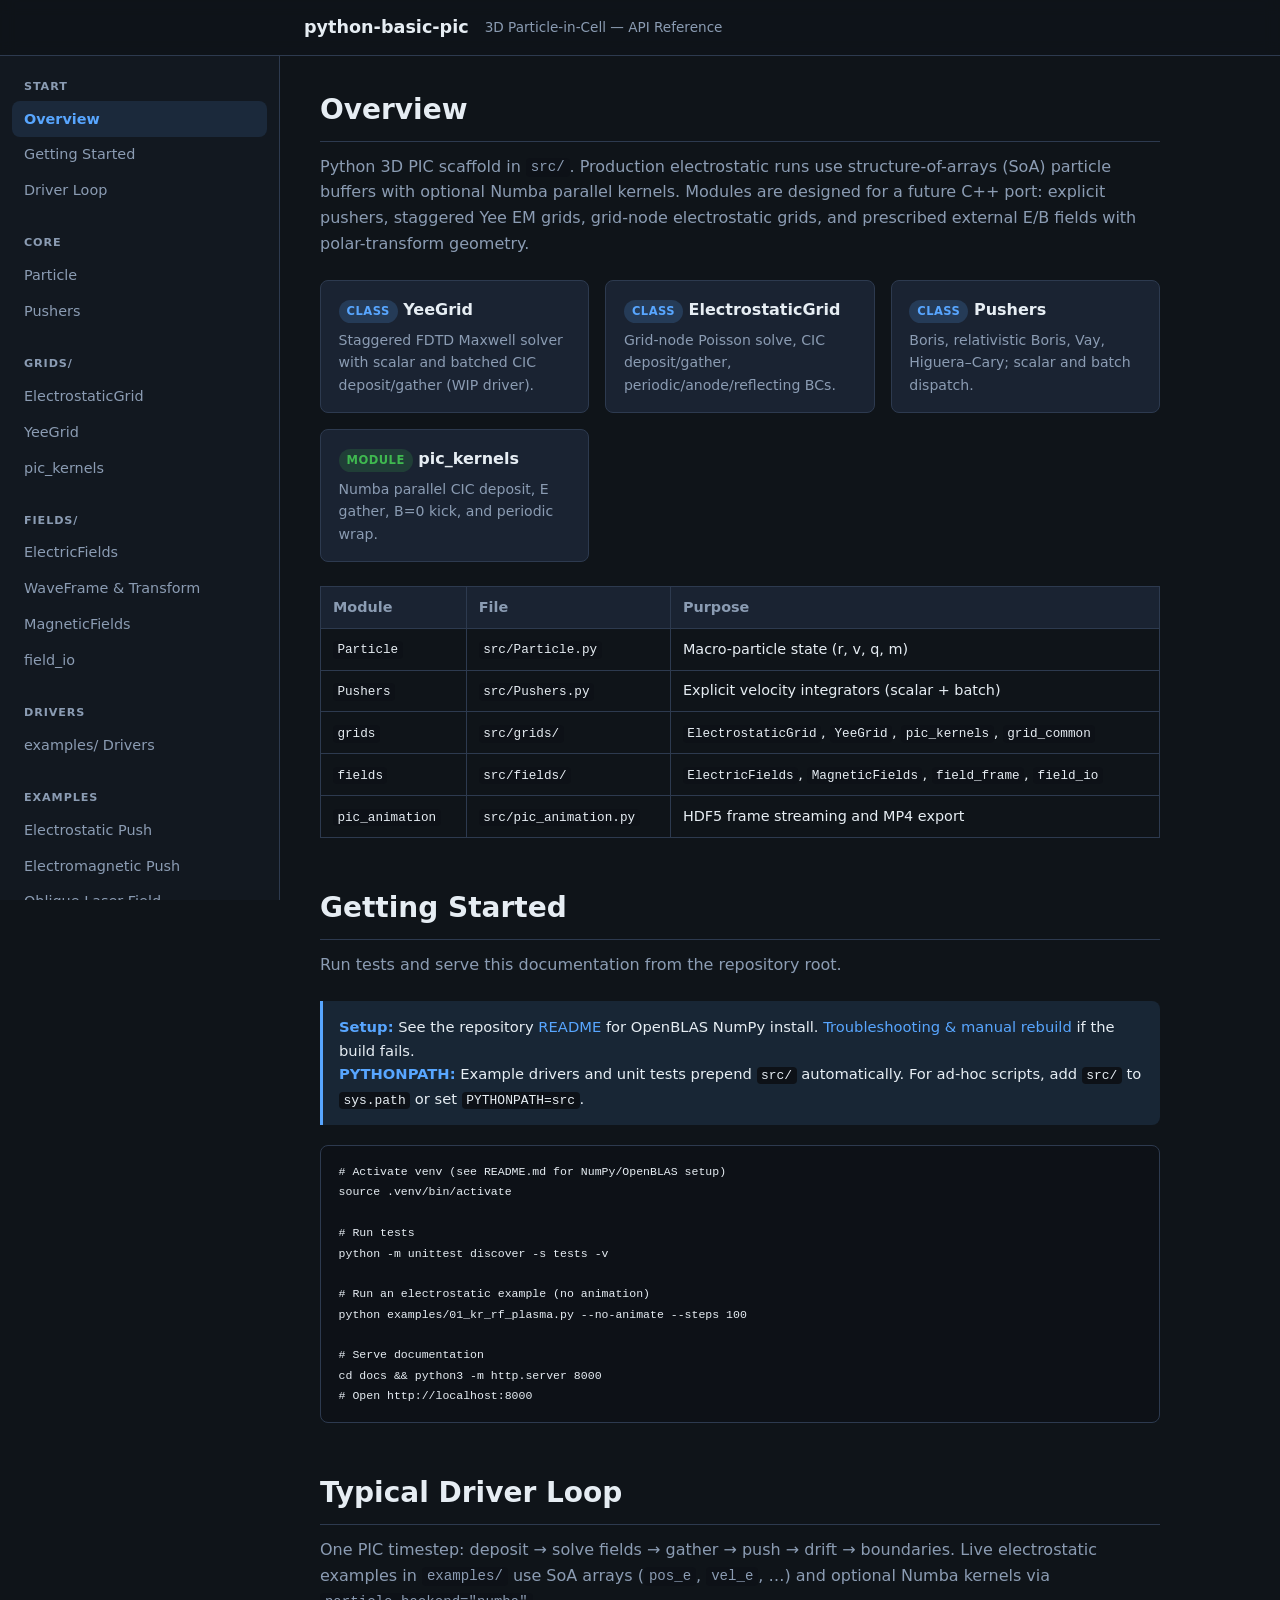
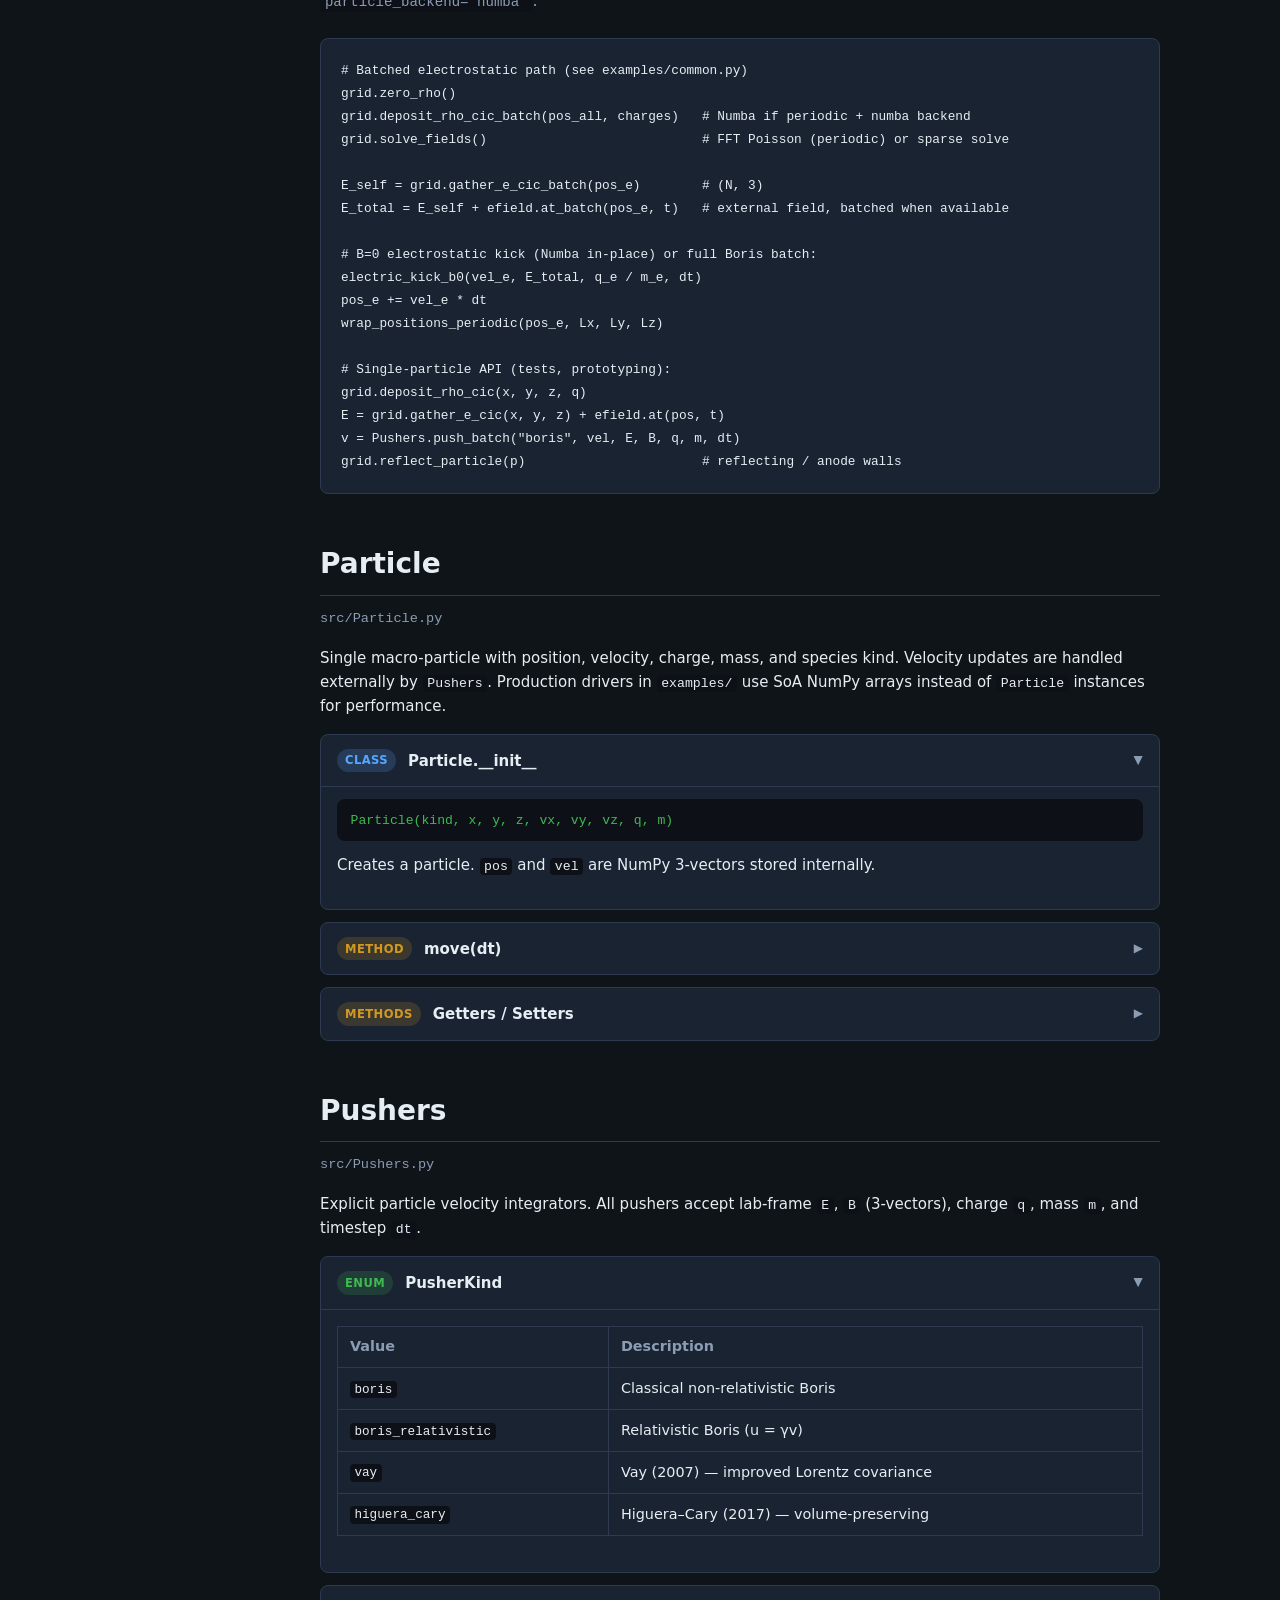
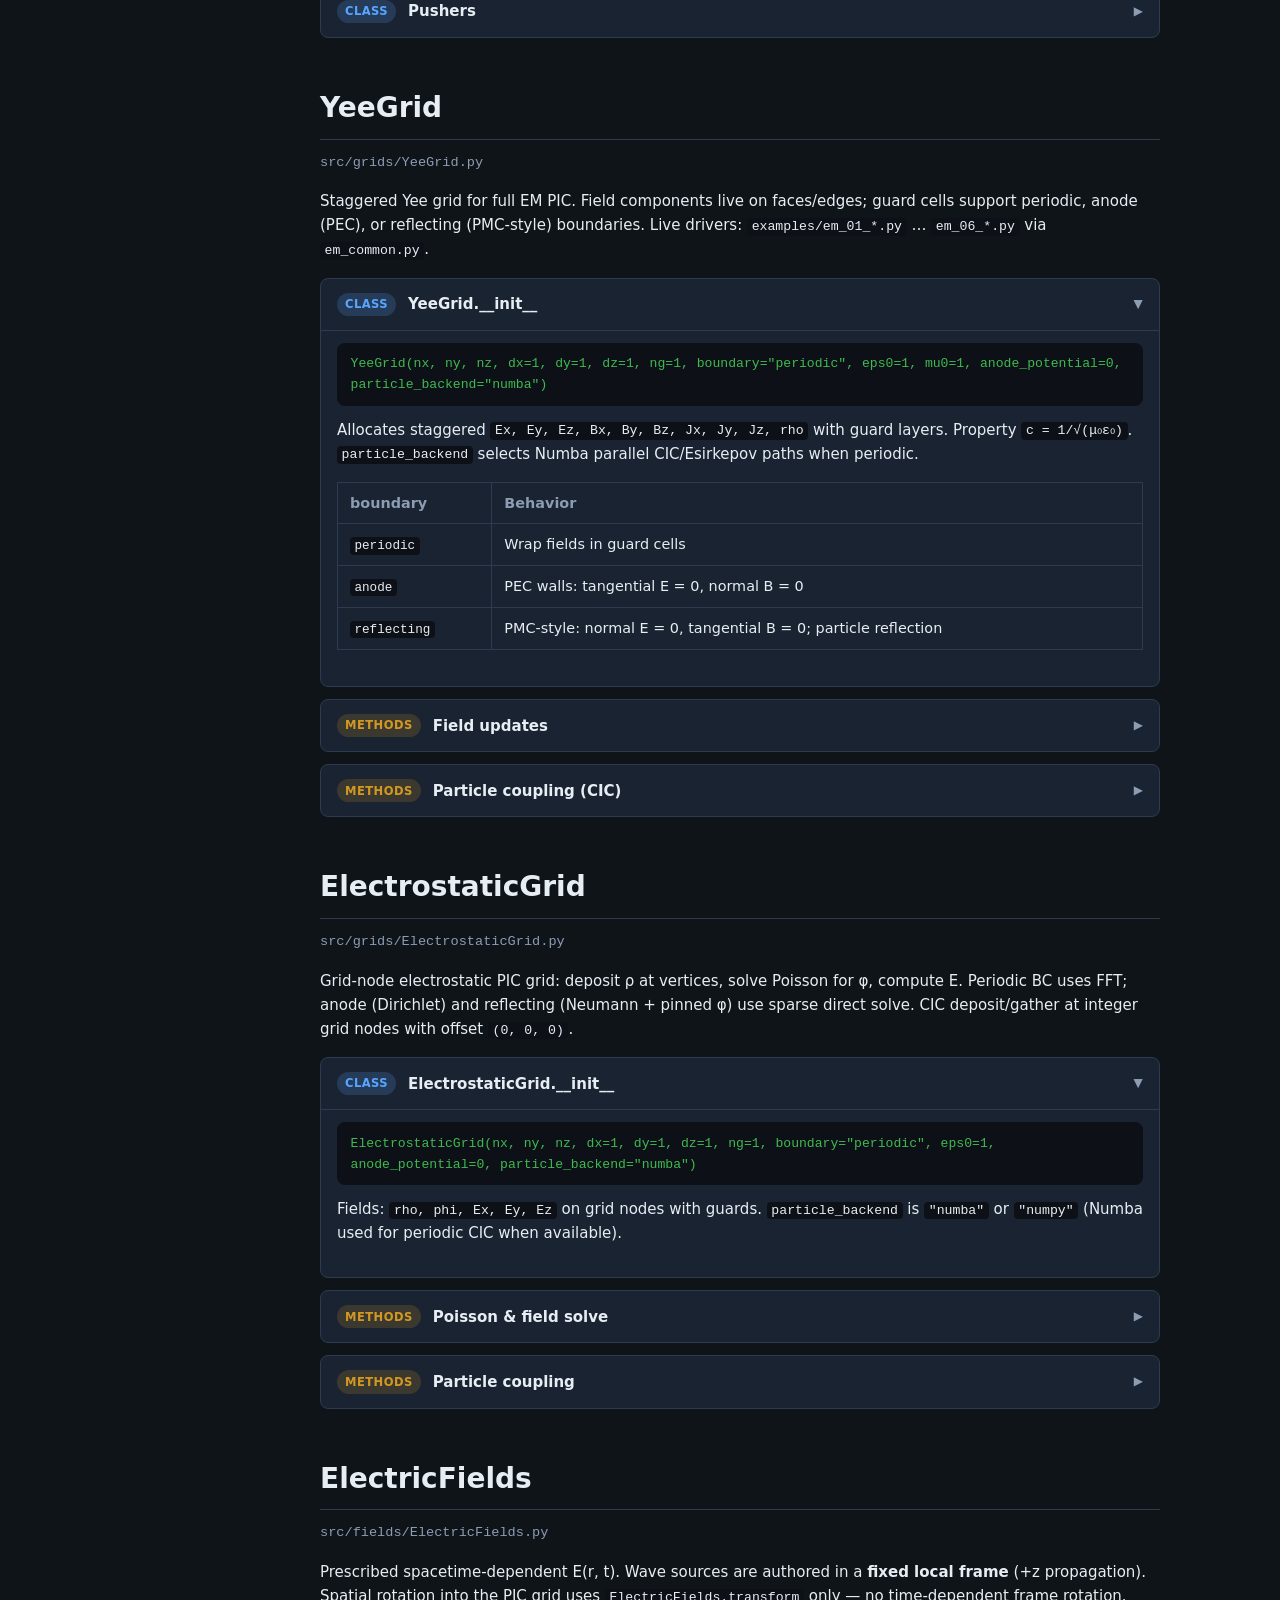
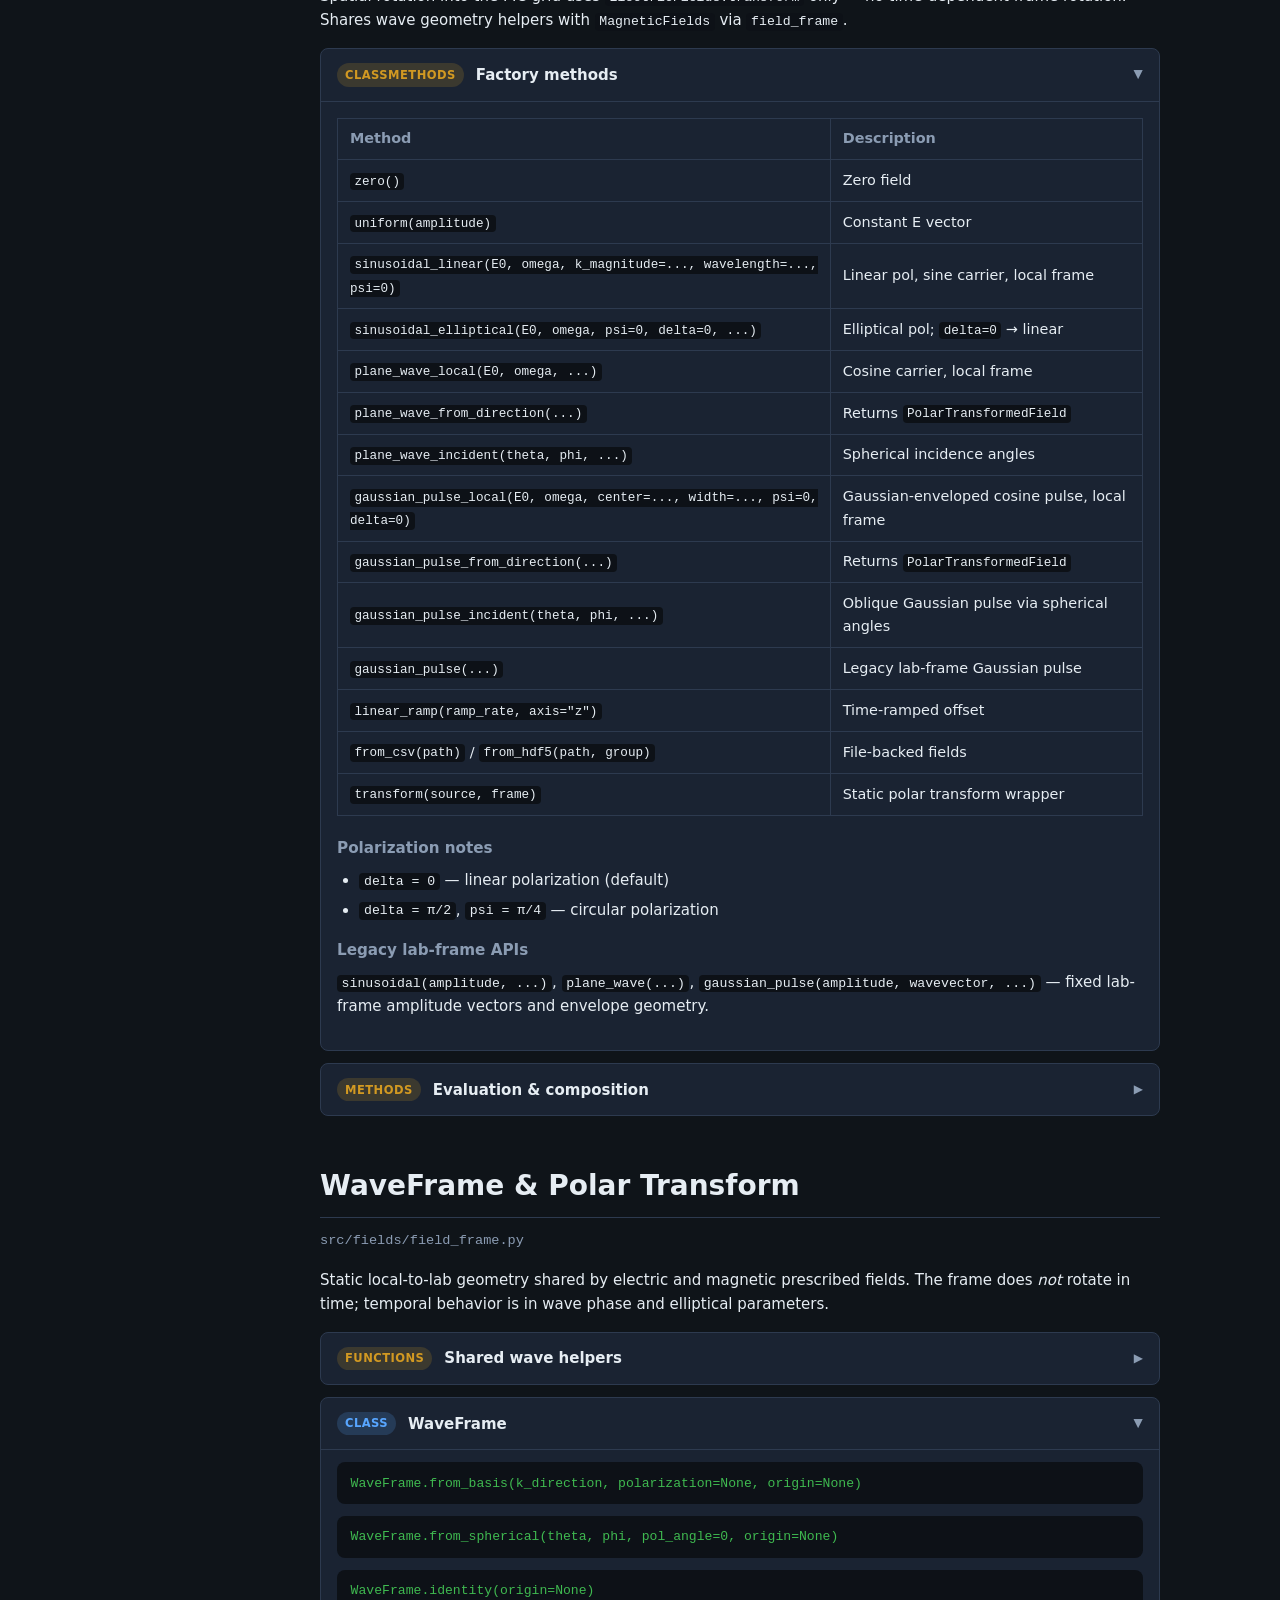
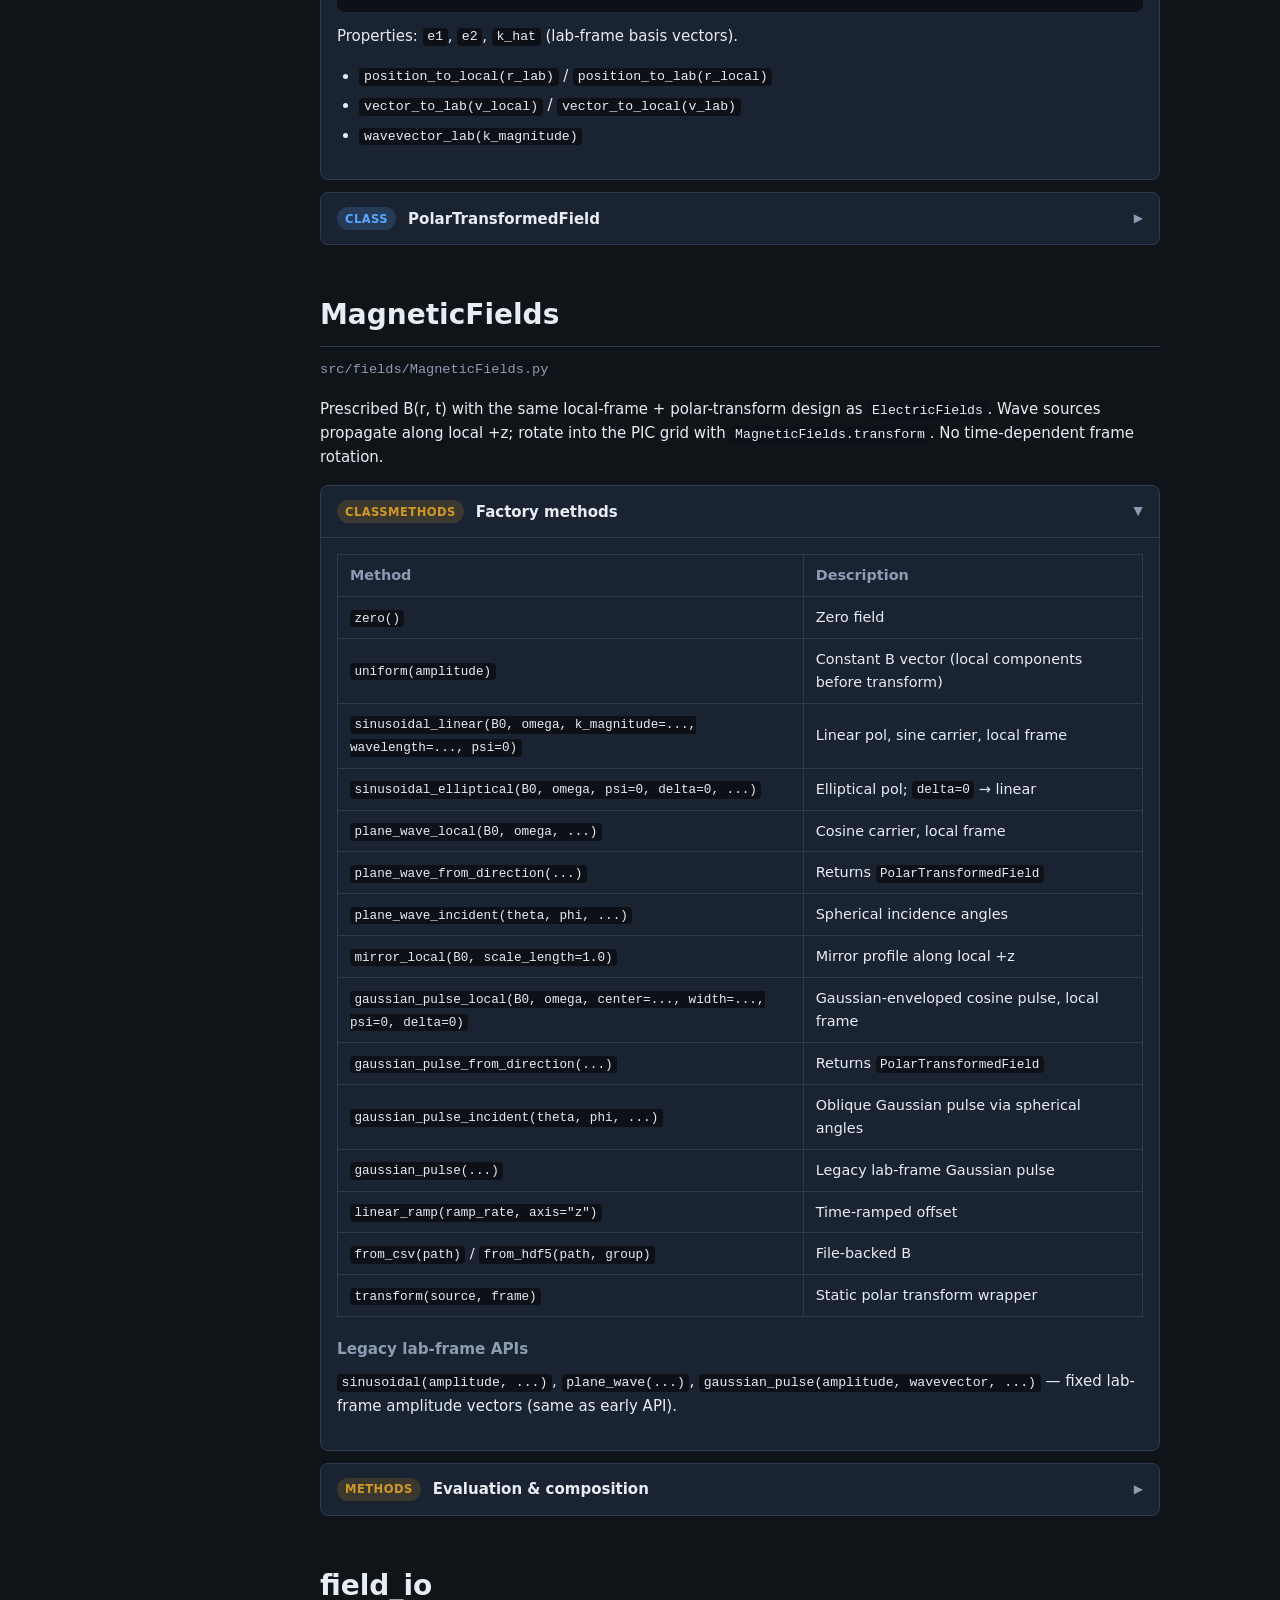
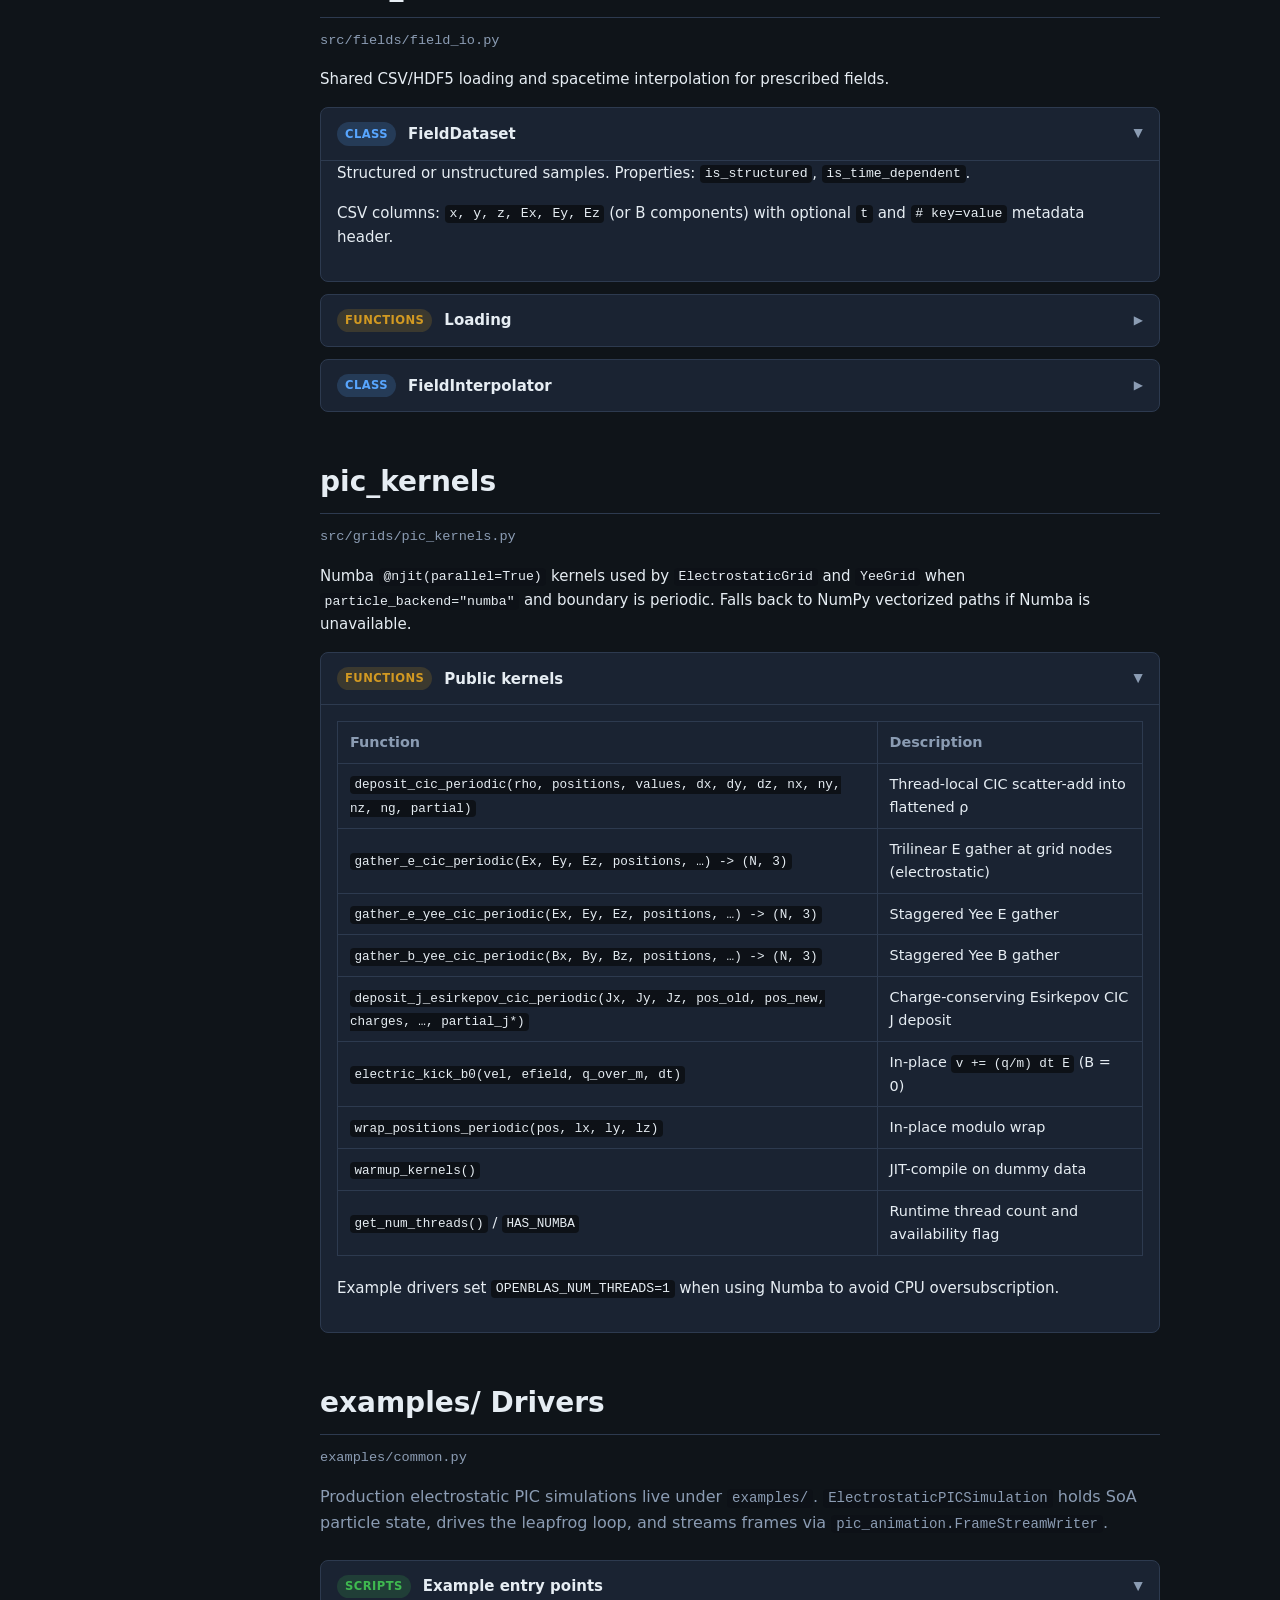
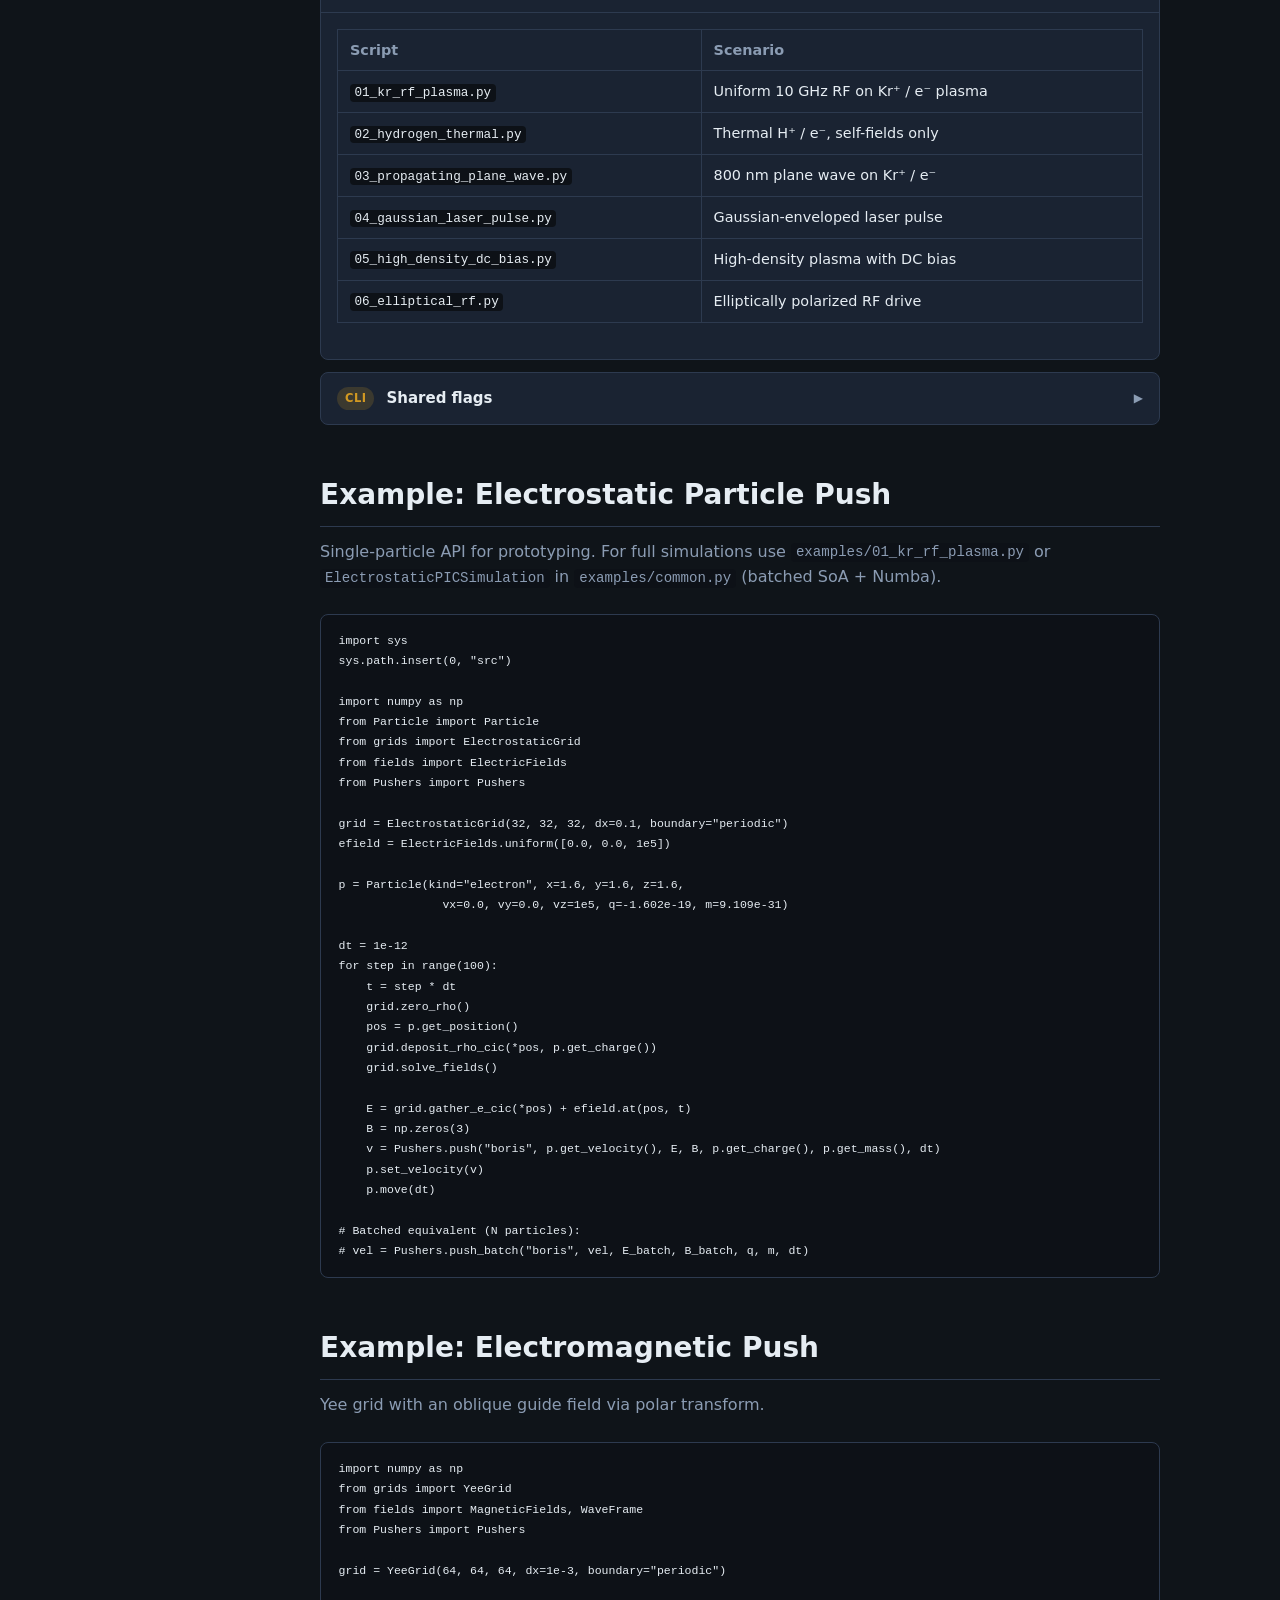
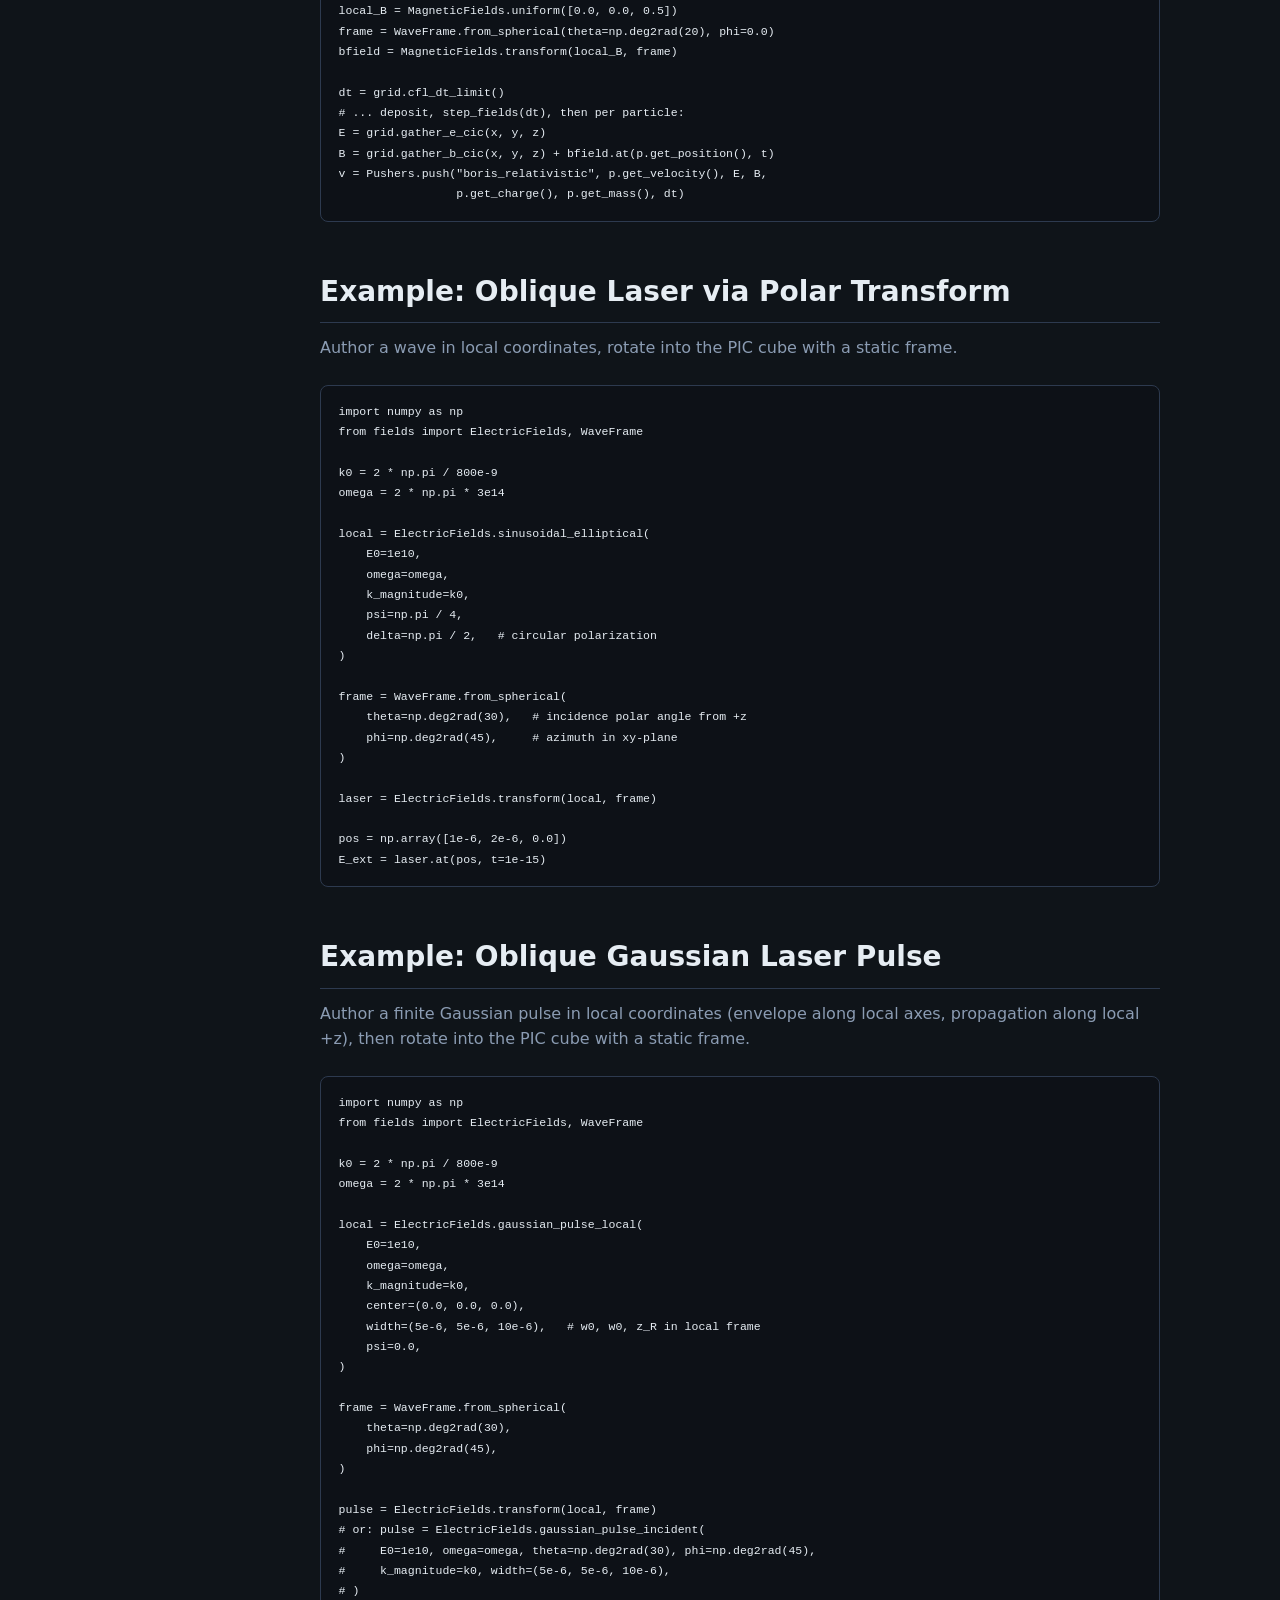
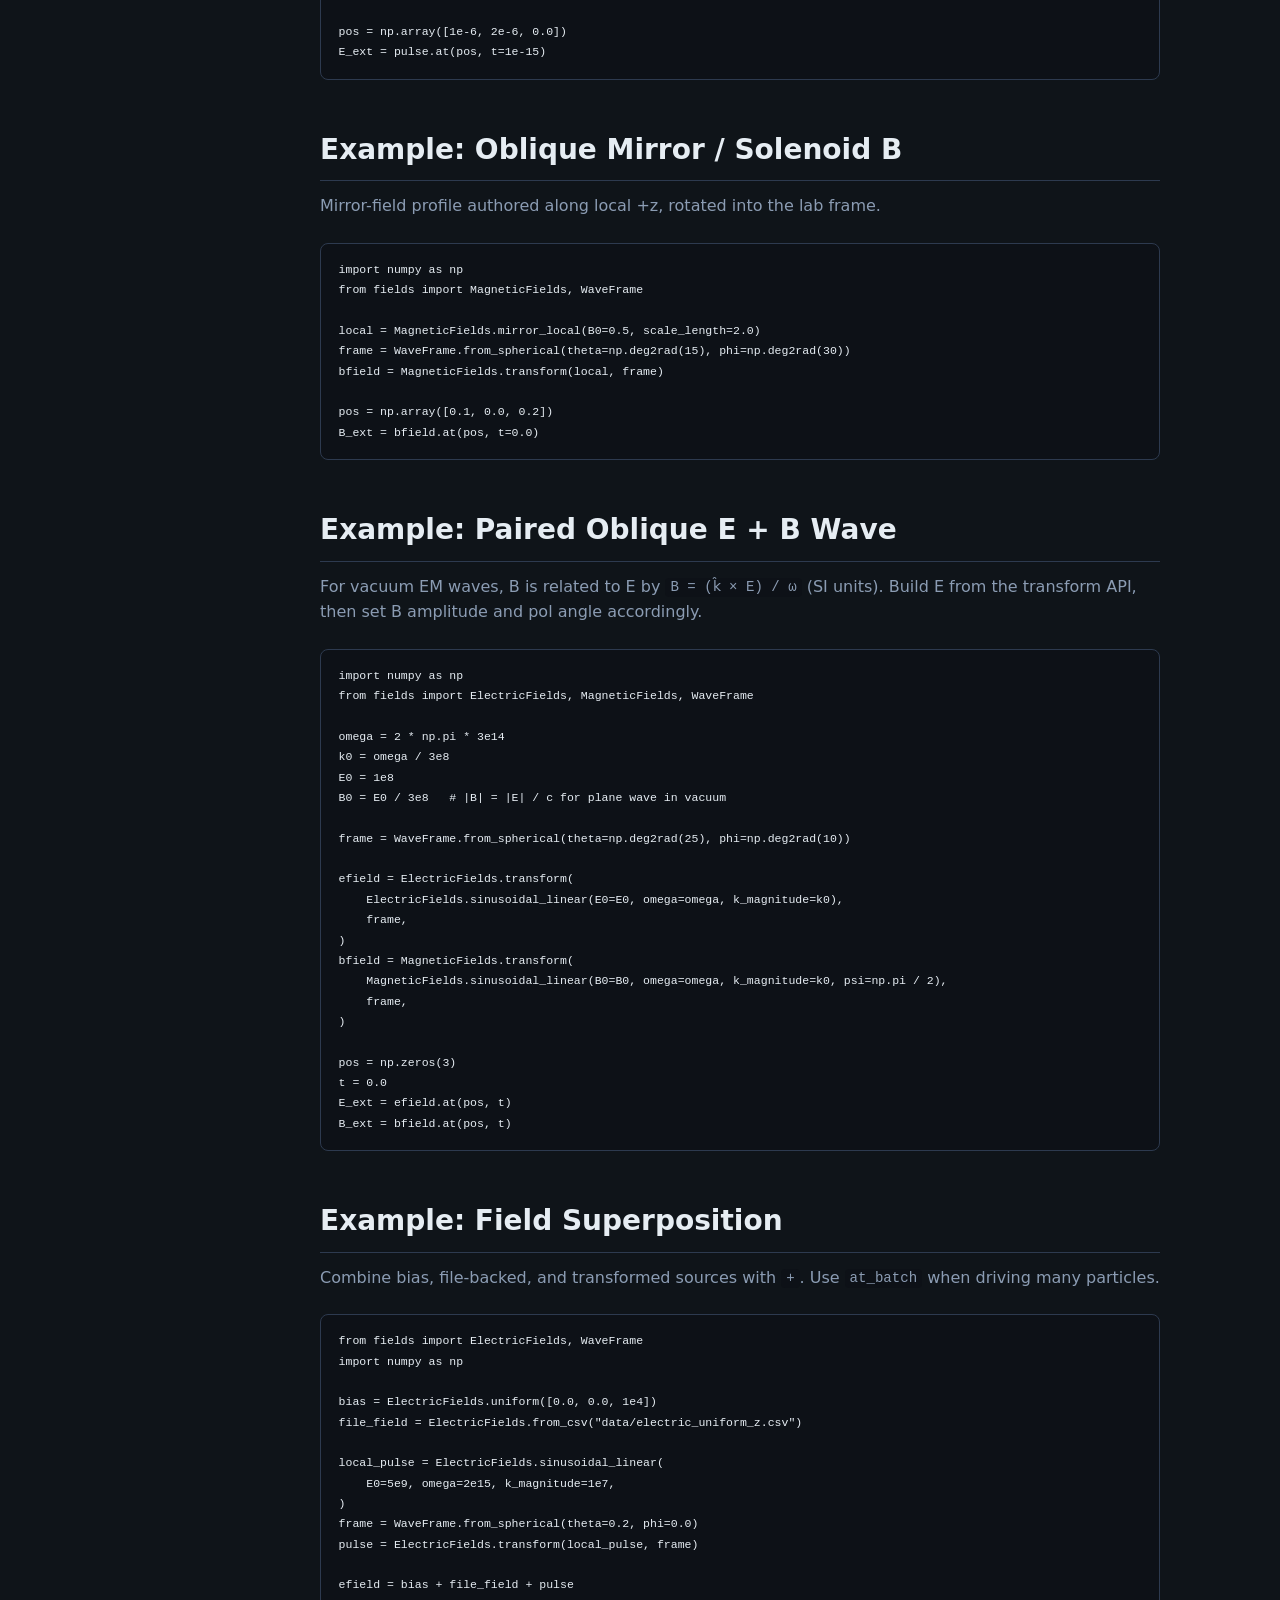
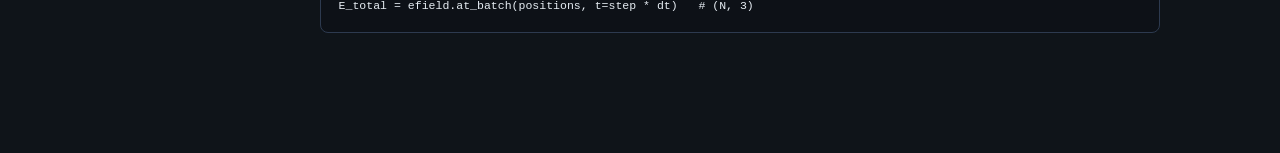
<file: docs/index.html>
<!DOCTYPE html>
<html lang="en">
<head>
  <meta charset="utf-8">
  <meta name="viewport" content="width=device-width, initial-scale=1">
  <title>python-basic-pic API Reference</title>
  <link rel="stylesheet" href="css/style.css">
</head>
<body>
  <header class="site-header">
    <h1>python-basic-pic</h1>
    <span class="subtitle">3D Particle-in-Cell — API Reference</span>
  </header>

  <div class="layout">
    <aside class="sidebar">
      <nav>
        <div class="nav-group">
          <div class="nav-group-title">Start</div>
          <a href="#overview">Overview</a>
          <a href="#getting-started">Getting Started</a>
          <a href="#driver-loop">Driver Loop</a>
        </div>
        <div class="nav-group">
          <div class="nav-group-title">Core</div>
          <a href="#particle">Particle</a>
          <a href="#pushers">Pushers</a>
        </div>
        <div class="nav-group">
          <div class="nav-group-title">grids/</div>
          <a href="#electrostatic-grid">ElectrostaticGrid</a>
          <a href="#yee-grid">YeeGrid</a>
          <a href="#pic-kernels">pic_kernels</a>
        </div>
        <div class="nav-group">
          <div class="nav-group-title">fields/</div>
          <a href="#electric-fields">ElectricFields</a>
          <a href="#field-frame">WaveFrame &amp; Transform</a>
          <a href="#magnetic-fields">MagneticFields</a>
          <a href="#field-io">field_io</a>
        </div>
        <div class="nav-group">
          <div class="nav-group-title">Drivers</div>
          <a href="#example-drivers">examples/ Drivers</a>
        </div>
        <div class="nav-group">
          <div class="nav-group-title">Examples</div>
          <a href="#example-es">Electrostatic Push</a>
          <a href="#example-em">Electromagnetic Push</a>
          <a href="#example-laser">Oblique Laser Field</a>
          <a href="#example-gaussian-pulse">Oblique Gaussian Pulse</a>
          <a href="#example-oblique-b">Oblique B Field</a>
          <a href="#example-paired-wave">Paired E+B Wave</a>
          <a href="#example-superposition">Field Superposition</a>
        </div>
      </nav>
    </aside>

    <main class="content">

      <!-- OVERVIEW -->
      <section id="overview">
        <h2>Overview</h2>
        <p class="lead">
          Python 3D PIC scaffold in <code>src/</code>. Production electrostatic runs use
          structure-of-arrays (SoA) particle buffers with optional Numba parallel kernels.
          Modules are designed for a future C++ port: explicit pushers, staggered Yee EM grids,
          grid-node electrostatic grids, and prescribed external E/B fields with polar-transform geometry.
        </p>
        <div class="card-grid">
          <div class="card">
            <h3><span class="tag tag-class">Class</span> YeeGrid</h3>
            <p>Staggered FDTD Maxwell solver with scalar and batched CIC deposit/gather (WIP driver).</p>
          </div>
          <div class="card">
            <h3><span class="tag tag-class">Class</span> ElectrostaticGrid</h3>
            <p>Grid-node Poisson solve, CIC deposit/gather, periodic/anode/reflecting BCs.</p>
          </div>
          <div class="card">
            <h3><span class="tag tag-class">Class</span> Pushers</h3>
            <p>Boris, relativistic Boris, Vay, Higuera–Cary; scalar and batch dispatch.</p>
          </div>
          <div class="card">
            <h3><span class="tag tag-module">Module</span> pic_kernels</h3>
            <p>Numba parallel CIC deposit, E gather, B=0 kick, and periodic wrap.</p>
          </div>
        </div>
        <table>
          <thead>
            <tr><th>Module</th><th>File</th><th>Purpose</th></tr>
          </thead>
          <tbody>
            <tr><td><code>Particle</code></td><td><code>src/Particle.py</code></td><td>Macro-particle state (r, v, q, m)</td></tr>
            <tr><td><code>Pushers</code></td><td><code>src/Pushers.py</code></td><td>Explicit velocity integrators (scalar + batch)</td></tr>
            <tr><td><code>grids</code></td><td><code>src/grids/</code></td><td><code>ElectrostaticGrid</code>, <code>YeeGrid</code>, <code>pic_kernels</code>, <code>grid_common</code></td></tr>
            <tr><td><code>fields</code></td><td><code>src/fields/</code></td><td><code>ElectricFields</code>, <code>MagneticFields</code>, <code>field_frame</code>, <code>field_io</code></td></tr>
            <tr><td><code>pic_animation</code></td><td><code>src/pic_animation.py</code></td><td>HDF5 frame streaming and MP4 export</td></tr>
          </tbody>
        </table>
      </section>

      <!-- GETTING STARTED -->
      <section id="getting-started">
        <h2>Getting Started</h2>
        <p class="lead">Run tests and serve this documentation from the repository root.</p>
        <div class="callout">
          <strong>Setup:</strong> See the repository <a href="../README.md">README</a> for OpenBLAS NumPy install.
          <a href="numpy-openblas-troubleshooting.html">Troubleshooting &amp; manual rebuild</a> if the build fails.<br>
          <strong>PYTHONPATH:</strong> Example drivers and unit tests prepend <code>src/</code> automatically.
          For ad-hoc scripts, add <code>src/</code> to <code>sys.path</code> or set <code>PYTHONPATH=src</code>.
        </div>
        <pre><code># Activate venv (see README.md for NumPy/OpenBLAS setup)
source .venv/bin/activate

# Run tests
python -m unittest discover -s tests -v

# Run an electrostatic example (no animation)
python examples/01_kr_rf_plasma.py --no-animate --steps 100

# Serve documentation
cd docs &amp;&amp; python3 -m http.server 8000
# Open http://localhost:8000</code></pre>
      </section>

      <!-- DRIVER LOOP -->
      <section id="driver-loop">
        <h2>Typical Driver Loop</h2>
        <p class="lead">
          One PIC timestep: deposit → solve fields → gather → push → drift → boundaries.
          Live electrostatic examples in <code>examples/</code> use SoA arrays
          (<code>pos_e</code>, <code>vel_e</code>, …) and optional Numba kernels via
          <code>particle_backend="numba"</code>.
        </p>
        <div class="flow-diagram"># Batched electrostatic path (see examples/common.py)
grid.zero_rho()
grid.deposit_rho_cic_batch(pos_all, charges)   # Numba if periodic + numba backend
grid.solve_fields()                            # FFT Poisson (periodic) or sparse solve

E_self = grid.gather_e_cic_batch(pos_e)        # (N, 3)
E_total = E_self + efield.at_batch(pos_e, t)   # external field, batched when available

# B=0 electrostatic kick (Numba in-place) or full Boris batch:
electric_kick_b0(vel_e, E_total, q_e / m_e, dt)
pos_e += vel_e * dt
wrap_positions_periodic(pos_e, Lx, Ly, Lz)

# Single-particle API (tests, prototyping):
grid.deposit_rho_cic(x, y, z, q)
E = grid.gather_e_cic(x, y, z) + efield.at(pos, t)
v = Pushers.push_batch("boris", vel, E, B, q, m, dt)
grid.reflect_particle(p)                       # reflecting / anode walls</div>
      </section>

      <!-- PARTICLE -->
      <section id="particle">
        <h2>Particle</h2>
        <p class="module-path">src/Particle.py</p>
        <p>
          Single macro-particle with position, velocity, charge, mass, and species kind.
          Velocity updates are handled externally by <code>Pushers</code>.
          Production drivers in <code>examples/</code> use SoA NumPy arrays instead of
          <code>Particle</code> instances for performance.
        </p>

        <div class="panel open" id="particle-init">
          <button class="panel-header" type="button">
            <span class="tag tag-class">class</span> Particle.__init__
            <span class="chevron">▶</span>
          </button>
          <div class="panel-body">
            <div class="signature">Particle(kind, x, y, z, vx, vy, vz, q, m)</div>
            <p>Creates a particle. <code>pos</code> and <code>vel</code> are NumPy 3-vectors stored internally.</p>
          </div>
        </div>

        <div class="panel" id="particle-move">
          <button class="panel-header" type="button">
            <span class="tag tag-fn">method</span> move(dt)
            <span class="chevron">▶</span>
          </button>
          <div class="panel-body">
            <div class="signature">move(dt: float) -&gt; None</div>
            <p>Explicit position update: <code>pos += vel * dt</code>.</p>
          </div>
        </div>

        <div class="panel" id="particle-accessors">
          <button class="panel-header" type="button">
            <span class="tag tag-fn">methods</span> Getters / Setters
            <span class="chevron">▶</span>
          </button>
          <div class="panel-body">
            <table>
              <tr><th>Getter</th><th>Setter</th></tr>
              <tr><td><code>get_position()</code></td><td><code>set_position(pos)</code></td></tr>
              <tr><td><code>get_velocity()</code></td><td><code>set_velocity(vel)</code></td></tr>
              <tr><td><code>get_charge()</code></td><td><code>set_charge(q)</code></td></tr>
              <tr><td><code>get_mass()</code></td><td><code>set_mass(m)</code></td></tr>
              <tr><td><code>get_kind()</code></td><td><code>set_kind(kind)</code></td></tr>
            </table>
          </div>
        </div>
      </section>

      <!-- PUSHERS -->
      <section id="pushers">
        <h2>Pushers</h2>
        <p class="module-path">src/Pushers.py</p>
        <p>Explicit particle velocity integrators. All pushers accept lab-frame <code>E</code>, <code>B</code> (3-vectors), charge <code>q</code>, mass <code>m</code>, and timestep <code>dt</code>.</p>

        <div class="panel open" id="pushers-kinds">
          <button class="panel-header" type="button">
            <span class="tag tag-module">enum</span> PusherKind
            <span class="chevron">▶</span>
          </button>
          <div class="panel-body">
            <table>
              <tr><th>Value</th><th>Description</th></tr>
              <tr><td><code>boris</code></td><td>Classical non-relativistic Boris</td></tr>
              <tr><td><code>boris_relativistic</code></td><td>Relativistic Boris (u = γv)</td></tr>
              <tr><td><code>vay</code></td><td>Vay (2007) — improved Lorentz covariance</td></tr>
              <tr><td><code>higuera_cary</code></td><td>Higuera–Cary (2017) — volume-preserving</td></tr>
            </table>
          </div>
        </div>

        <div class="panel" id="pushers-class">
          <button class="panel-header" type="button">
            <span class="tag tag-class">class</span> Pushers
            <span class="chevron">▶</span>
          </button>
          <div class="panel-body">
            <div class="signature">Pushers.boris(vel, E, B, q, m, dt) -&gt; ndarray</div>
            <div class="signature">Pushers.boris_relativistic(vel, E, B, q, m, dt, c=1.0) -&gt; ndarray</div>
            <div class="signature">Pushers.vay(vel, E, B, q, m, dt, c=1.0) -&gt; ndarray</div>
            <div class="signature">Pushers.higuera_cary(vel, E, B, q, m, dt, c=1.0) -&gt; ndarray</div>
            <div class="signature">Pushers.push(kind, vel, E, B, q, m, dt, c=1.0) -&gt; ndarray</div>
            <div class="signature">Pushers.push_batch(kind, vel, E, B, q, m, dt, c=1.0) -&gt; ndarray</div>
            <div class="signature">Pushers.boris_batch(vel, E, B, q, m, dt) -&gt; ndarray</div>
            <div class="signature">Pushers.available() -&gt; tuple[PusherKind, ...]</div>
            <p class="returns">
              Returns updated velocity array. Scalar pushers accept <code>(3,)</code> vectors;
              <code>push_batch</code> accepts matching <code>(N, 3)</code> <code>vel</code>, <code>E</code>, and <code>B</code>.
              Boris uses a vectorized kernel; other kinds fall back to row-wise scalar push until dedicated batch kernels are added.
            </p>
            <h4>Module-level helpers</h4>
            <ul>
              <li><code>boris_push_batch(vel, E, B, q, m, dt)</code> — vectorized classical Boris</li>
              <li><code>lorentz_gamma_from_velocity(vel, c)</code></li>
              <li><code>velocity_to_proper_velocity(vel, c)</code></li>
              <li><code>proper_velocity_to_velocity(u, c)</code></li>
            </ul>
          </div>
        </div>
      </section>

      <!-- YEE GRID -->
      <section id="yee-grid">
        <h2>YeeGrid</h2>
        <p class="module-path">src/grids/YeeGrid.py</p>
        <p>
          Staggered Yee grid for full EM PIC. Field components live on faces/edges; guard cells support
          periodic, anode (PEC), or reflecting (PMC-style) boundaries. Live drivers:
          <code>examples/em_01_*.py</code> … <code>em_06_*.py</code> via <code>em_common.py</code>.
        </p>

        <div class="panel open" id="yee-init">
          <button class="panel-header" type="button">
            <span class="tag tag-class">class</span> YeeGrid.__init__
            <span class="chevron">▶</span>
          </button>
          <div class="panel-body">
            <div class="signature">YeeGrid(nx, ny, nz, dx=1, dy=1, dz=1, ng=1, boundary="periodic", eps0=1, mu0=1, anode_potential=0, particle_backend="numba")</div>
            <p>Allocates staggered <code>Ex, Ey, Ez, Bx, By, Bz, Jx, Jy, Jz, rho</code> with guard layers. Property <code>c = 1/√(μ₀ε₀)</code>. <code>particle_backend</code> selects Numba parallel CIC/Esirkepov paths when periodic.</p>
            <table>
              <tr><th>boundary</th><th>Behavior</th></tr>
              <tr><td><code>periodic</code></td><td>Wrap fields in guard cells</td></tr>
              <tr><td><code>anode</code></td><td>PEC walls: tangential E = 0, normal B = 0</td></tr>
              <tr><td><code>reflecting</code></td><td>PMC-style: normal E = 0, tangential B = 0; particle reflection</td></tr>
            </table>
          </div>
        </div>

        <div class="panel" id="yee-fields">
          <button class="panel-header" type="button">
            <span class="tag tag-fn">methods</span> Field updates
            <span class="chevron">▶</span>
          </button>
          <div class="panel-body">
            <ul>
              <li><code>step_fields(dt)</code> — one FDTD half-step/leapfrog cycle</li>
              <li><code>update_b(dt)</code> / <code>update_e(dt)</code> — individual Maxwell updates</li>
              <li><code>apply_boundaries()</code> — enforce wall/periodic guards</li>
              <li><code>zero_fields()</code> / <code>zero_currents()</code></li>
              <li><code>cfl_dt_limit(safety=0.99)</code> — suggested timestep from grid spacing</li>
            </ul>
          </div>
        </div>

        <div class="panel" id="yee-particles">
          <button class="panel-header" type="button">
            <span class="tag tag-fn">methods</span> Particle coupling (CIC)
            <span class="chevron">▶</span>
          </button>
          <div class="panel-body">
            <ul>
              <li><code>deposit_rho_cic(x, y, z, q)</code></li>
              <li><code>deposit_rho_cic_batch(positions, charges)</code> — <code>(N, 3)</code> + <code>(N,)</code>; Numba when periodic</li>
              <li><code>deposit_j_cic(x, y, z, vx, vy, vz, q)</code> — legacy instantaneous <code>q·v</code> deposit</li>
              <li><code>deposit_j_esirkepov_cic_batch(pos_old, pos_new, charges)</code> — charge-conserving J (periodic; minimum-image path)</li>
              <li><code>gather_e_cic_batch(positions) -&gt; (N, 3)</code> — staggered Yee CIC gather</li>
              <li><code>gather_b_cic_batch(positions) -&gt; (N, 3)</code></li>
              <li><code>position_in_domain_batch(positions)</code></li>
              <li><code>particle_backend</code> property</li>
              <li><code>reflect_particle(particle)</code> — specular reflection at walls</li>
            </ul>
          </div>
        </div>
      </section>

      <!-- ELECTROSTATIC GRID -->
      <section id="electrostatic-grid">
        <h2>ElectrostaticGrid</h2>
        <p class="module-path">src/grids/ElectrostaticGrid.py</p>
        <p>
          Grid-node electrostatic PIC grid: deposit ρ at vertices, solve Poisson for φ, compute E.
          Periodic BC uses FFT; anode (Dirichlet) and reflecting (Neumann + pinned φ) use sparse direct solve.
          CIC deposit/gather at integer grid nodes with offset <code>(0, 0, 0)</code>.
        </p>

        <div class="panel open" id="es-init">
          <button class="panel-header" type="button">
            <span class="tag tag-class">class</span> ElectrostaticGrid.__init__
            <span class="chevron">▶</span>
          </button>
          <div class="panel-body">
            <div class="signature">ElectrostaticGrid(nx, ny, nz, dx=1, dy=1, dz=1, ng=1, boundary="periodic", eps0=1, anode_potential=0, particle_backend="numba")</div>
            <p>Fields: <code>rho, phi, Ex, Ey, Ez</code> on grid nodes with guards. <code>particle_backend</code> is <code>"numba"</code> or <code>"numpy"</code> (Numba used for periodic CIC when available).</p>
          </div>
        </div>

        <div class="panel" id="es-solve">
          <button class="panel-header" type="button">
            <span class="tag tag-fn">methods</span> Poisson &amp; field solve
            <span class="chevron">▶</span>
          </button>
          <div class="panel-body">
            <ul>
              <li><code>solve_poisson()</code> — φ from ρ (FFT if periodic)</li>
              <li><code>compute_e_field()</code> — E from −∇φ (spectral gradient if periodic)</li>
              <li><code>solve_fields()</code> — both steps</li>
              <li><code>zero_rho()</code> / <code>zero_fields()</code></li>
            </ul>
          </div>
        </div>

        <div class="panel" id="es-particles">
          <button class="panel-header" type="button">
            <span class="tag tag-fn">methods</span> Particle coupling
            <span class="chevron">▶</span>
          </button>
          <div class="panel-body">
            <ul>
              <li><code>deposit_rho_cic(x, y, z, q)</code></li>
              <li><code>deposit_rho_cic_batch(positions, charges, in_place=False)</code></li>
              <li><code>gather_e_cic(x, y, z) -&gt; ndarray</code></li>
              <li><code>gather_e_cic_batch(positions, in_place=False) -&gt; (N, 3)</code></li>
              <li><code>gather_fields(x, y, z, B=None) -&gt; (E, B)</code> — B defaults to zero</li>
              <li><code>position_in_domain_batch(positions, in_place=False)</code></li>
              <li><code>reflect_particle(particle)</code></li>
              <li><code>particle_backend</code> property — active backend after Numba availability check</li>
            </ul>
          </div>
        </div>
      </section>

      <!-- ELECTRIC FIELDS -->
      <section id="electric-fields">
        <h2>ElectricFields</h2>
        <p class="module-path">src/fields/ElectricFields.py</p>
        <p>Prescribed spacetime-dependent E(r, t). Wave sources are authored in a <strong>fixed local frame</strong> (+z propagation). Spatial rotation into the PIC grid uses <code>ElectricFields.transform</code> only — no time-dependent frame rotation. Shares wave geometry helpers with <code>MagneticFields</code> via <code>field_frame</code>.</p>

        <div class="panel open" id="ef-factories">
          <button class="panel-header" type="button">
            <span class="tag tag-fn">classmethods</span> Factory methods
            <span class="chevron">▶</span>
          </button>
          <div class="panel-body">
            <table>
              <tr><th>Method</th><th>Description</th></tr>
              <tr><td><code>zero()</code></td><td>Zero field</td></tr>
              <tr><td><code>uniform(amplitude)</code></td><td>Constant E vector</td></tr>
              <tr><td><code>sinusoidal_linear(E0, omega, k_magnitude=..., wavelength=..., psi=0)</code></td><td>Linear pol, sine carrier, local frame</td></tr>
              <tr><td><code>sinusoidal_elliptical(E0, omega, psi=0, delta=0, ...)</code></td><td>Elliptical pol; <code>delta=0</code> → linear</td></tr>
              <tr><td><code>plane_wave_local(E0, omega, ...)</code></td><td>Cosine carrier, local frame</td></tr>
              <tr><td><code>plane_wave_from_direction(...)</code></td><td>Returns <code>PolarTransformedField</code></td></tr>
              <tr><td><code>plane_wave_incident(theta, phi, ...)</code></td><td>Spherical incidence angles</td></tr>
              <tr><td><code>gaussian_pulse_local(E0, omega, center=..., width=..., psi=0, delta=0)</code></td><td>Gaussian-enveloped cosine pulse, local frame</td></tr>
              <tr><td><code>gaussian_pulse_from_direction(...)</code></td><td>Returns <code>PolarTransformedField</code></td></tr>
              <tr><td><code>gaussian_pulse_incident(theta, phi, ...)</code></td><td>Oblique Gaussian pulse via spherical angles</td></tr>
              <tr><td><code>gaussian_pulse(...)</code></td><td>Legacy lab-frame Gaussian pulse</td></tr>
              <tr><td><code>linear_ramp(ramp_rate, axis="z")</code></td><td>Time-ramped offset</td></tr>
              <tr><td><code>from_csv(path)</code> / <code>from_hdf5(path, group)</code></td><td>File-backed fields</td></tr>
              <tr><td><code>transform(source, frame)</code></td><td>Static polar transform wrapper</td></tr>
            </table>
            <h4>Polarization notes</h4>
            <ul>
              <li><code>delta = 0</code> — linear polarization (default)</li>
              <li><code>delta = π/2</code>, <code>psi = π/4</code> — circular polarization</li>
            </ul>
            <h4>Legacy lab-frame APIs</h4>
            <p><code>sinusoidal(amplitude, ...)</code>, <code>plane_wave(...)</code>, <code>gaussian_pulse(amplitude, wavevector, ...)</code> — fixed lab-frame amplitude vectors and envelope geometry.</p>
          </div>
        </div>

        <div class="panel" id="ef-methods">
          <button class="panel-header" type="button">
            <span class="tag tag-fn">methods</span> Evaluation &amp; composition
            <span class="chevron">▶</span>
          </button>
          <div class="panel-body">
            <div class="signature">at(pos, t=0.0) -&gt; ndarray</div>
            <div class="signature">at_batch(positions, t=0.0) -&gt; (N, 3)</div>
            <div class="signature">on_grid(x, y, z, t=0.0) -&gt; (Ex, Ey, Ez)</div>
            <p>Combine sources with <code>+</code> (returns <code>ElectricFieldsSum</code>, which also implements <code>at_batch</code>). Works with <code>PolarTransformedField</code> as well.</p>
          </div>
        </div>
      </section>

      <!-- FIELD FRAME -->
      <section id="field-frame">
        <h2>WaveFrame &amp; Polar Transform</h2>
        <p class="module-path">src/fields/field_frame.py</p>
        <p>Static local-to-lab geometry shared by electric and magnetic prescribed fields. The frame does <em>not</em> rotate in time; temporal behavior is in wave phase and elliptical parameters.</p>

        <div class="panel" id="wf-shared">
          <button class="panel-header" type="button">
            <span class="tag tag-fn">functions</span> Shared wave helpers
            <span class="chevron">▶</span>
          </button>
          <div class="panel-body">
            <div class="signature">resolve_k_magnitude(wavevector=, k_magnitude=, wavelength=)</div>
            <div class="signature">local_wavevector(k_magnitude) -&gt; [0, 0, k]</div>
            <div class="signature">evaluate_polarized_wave_local(phi, amplitude, polarization_kind, psi, delta, waveform)</div>
            <div class="signature">normalize_envelope_width(width) -&gt; (3,)</div>
            <div class="signature">gaussian_envelope_local(r_local, center, width) -&gt; float</div>
            <div class="signature">evaluate_gaussian_pulse_local(r, t, amplitude, omega, wavevector, center, width, ...)</div>
            <p>Used by both <code>ElectricFields</code> and <code>MagneticFields</code> for local-frame sinusoidal/elliptical waves and Gaussian pulses. The Gaussian envelope is axis-aligned in local coordinates; <code>PolarTransformedField</code> rotates both the envelope sampling point and the field vector into the lab frame.</p>
          </div>
        </div>

        <div class="panel open" id="wf-waveframe">
          <button class="panel-header" type="button">
            <span class="tag tag-class">class</span> WaveFrame
            <span class="chevron">▶</span>
          </button>
          <div class="panel-body">
            <div class="signature">WaveFrame.from_basis(k_direction, polarization=None, origin=None)</div>
            <div class="signature">WaveFrame.from_spherical(theta, phi, pol_angle=0, origin=None)</div>
            <div class="signature">WaveFrame.identity(origin=None)</div>
            <p>Properties: <code>e1</code>, <code>e2</code>, <code>k_hat</code> (lab-frame basis vectors).</p>
            <ul>
              <li><code>position_to_local(r_lab)</code> / <code>position_to_lab(r_local)</code></li>
              <li><code>vector_to_lab(v_local)</code> / <code>vector_to_local(v_lab)</code></li>
              <li><code>wavevector_lab(k_magnitude)</code></li>
            </ul>
          </div>
        </div>

        <div class="panel" id="wf-transform">
          <button class="panel-header" type="button">
            <span class="tag tag-class">class</span> PolarTransformedField
            <span class="chevron">▶</span>
          </button>
          <div class="panel-body">
            <div class="signature">PolarTransformedField(source, frame)  # alias: TransformedField</div>
            <p>Evaluates <code>source</code> at local coordinates and rotates the vector into the lab frame (works for E or B):</p>
            <pre><code>r_local = Rᵀ (r_lab − origin)
F_lab   = R F_local(r_local, t)</code></pre>
            <p>Attributes: <code>.source</code>, <code>.frame</code>, <code>.at(pos, t)</code>, <code>.at_batch(positions, t)</code>.</p>
            <p>Superposition via <code>+</code> dispatches to <code>ElectricFieldsSum</code> or <code>MagneticFieldsSum</code> based on the operand type.</p>
          </div>
        </div>
      </section>

      <!-- MAGNETIC FIELDS -->
      <section id="magnetic-fields">
        <h2>MagneticFields</h2>
        <p class="module-path">src/fields/MagneticFields.py</p>
        <p>Prescribed B(r, t) with the same local-frame + polar-transform design as <code>ElectricFields</code>. Wave sources propagate along local +z; rotate into the PIC grid with <code>MagneticFields.transform</code>. No time-dependent frame rotation.</p>

        <div class="panel open" id="mf-factories">
          <button class="panel-header" type="button">
            <span class="tag tag-fn">classmethods</span> Factory methods
            <span class="chevron">▶</span>
          </button>
          <div class="panel-body">
            <table>
              <tr><th>Method</th><th>Description</th></tr>
              <tr><td><code>zero()</code></td><td>Zero field</td></tr>
              <tr><td><code>uniform(amplitude)</code></td><td>Constant B vector (local components before transform)</td></tr>
              <tr><td><code>sinusoidal_linear(B0, omega, k_magnitude=..., wavelength=..., psi=0)</code></td><td>Linear pol, sine carrier, local frame</td></tr>
              <tr><td><code>sinusoidal_elliptical(B0, omega, psi=0, delta=0, ...)</code></td><td>Elliptical pol; <code>delta=0</code> → linear</td></tr>
              <tr><td><code>plane_wave_local(B0, omega, ...)</code></td><td>Cosine carrier, local frame</td></tr>
              <tr><td><code>plane_wave_from_direction(...)</code></td><td>Returns <code>PolarTransformedField</code></td></tr>
              <tr><td><code>plane_wave_incident(theta, phi, ...)</code></td><td>Spherical incidence angles</td></tr>
              <tr><td><code>mirror_local(B0, scale_length=1.0)</code></td><td>Mirror profile along local +z</td></tr>
              <tr><td><code>gaussian_pulse_local(B0, omega, center=..., width=..., psi=0, delta=0)</code></td><td>Gaussian-enveloped cosine pulse, local frame</td></tr>
              <tr><td><code>gaussian_pulse_from_direction(...)</code></td><td>Returns <code>PolarTransformedField</code></td></tr>
              <tr><td><code>gaussian_pulse_incident(theta, phi, ...)</code></td><td>Oblique Gaussian pulse via spherical angles</td></tr>
              <tr><td><code>gaussian_pulse(...)</code></td><td>Legacy lab-frame Gaussian pulse</td></tr>
              <tr><td><code>linear_ramp(ramp_rate, axis="z")</code></td><td>Time-ramped offset</td></tr>
              <tr><td><code>from_csv(path)</code> / <code>from_hdf5(path, group)</code></td><td>File-backed B</td></tr>
              <tr><td><code>transform(source, frame)</code></td><td>Static polar transform wrapper</td></tr>
            </table>
            <h4>Legacy lab-frame APIs</h4>
            <p><code>sinusoidal(amplitude, ...)</code>, <code>plane_wave(...)</code>, <code>gaussian_pulse(amplitude, wavevector, ...)</code> — fixed lab-frame amplitude vectors (same as early API).</p>
          </div>
        </div>

        <div class="panel" id="mf-methods">
          <button class="panel-header" type="button">
            <span class="tag tag-fn">methods</span> Evaluation &amp; composition
            <span class="chevron">▶</span>
          </button>
          <div class="panel-body">
            <div class="signature">at(pos, t=0.0) -&gt; ndarray</div>
            <div class="signature">on_grid(x, y, z, t=0.0) -&gt; (Bx, By, Bz)</div>
            <p>Combine sources with <code>+</code> (returns <code>MagneticFieldsSum</code>). Works with <code>PolarTransformedField</code> as well.</p>
          </div>
        </div>
      </section>

      <!-- FIELD IO -->
      <section id="field-io">
        <h2>field_io</h2>
        <p class="module-path">src/fields/field_io.py</p>
        <p>Shared CSV/HDF5 loading and spacetime interpolation for prescribed fields.</p>

        <div class="panel open" id="fio-dataset">
          <button class="panel-header" type="button">
            <span class="tag tag-class">class</span> FieldDataset
            <span class="chevron">▶</span>
          </button>
          <div class="panel-body">
            <p>Structured or unstructured samples. Properties: <code>is_structured</code>, <code>is_time_dependent</code>.</p>
            <p>CSV columns: <code>x, y, z, Ex, Ey, Ez</code> (or B components) with optional <code>t</code> and <code># key=value</code> metadata header.</p>
          </div>
        </div>

        <div class="panel" id="fio-load">
          <button class="panel-header" type="button">
            <span class="tag tag-fn">functions</span> Loading
            <span class="chevron">▶</span>
          </button>
          <div class="panel-body">
            <div class="signature">load_field_csv(path, component_names)</div>
            <div class="signature">load_field_hdf5(path, group, component_names)</div>
            <div class="signature">load_field_file(path, component_names, hdf5_group=None)</div>
          </div>
        </div>

        <div class="panel" id="fio-interp">
          <button class="panel-header" type="button">
            <span class="tag tag-class">class</span> FieldInterpolator
            <span class="chevron">▶</span>
          </button>
          <div class="panel-body">
            <div class="signature">FieldInterpolator(dataset).at(pos, t=0.0) -&gt; ndarray</div>
            <div class="signature">FieldInterpolator(dataset).at_batch(positions, t=0.0) -&gt; (N, 3)</div>
            <p>Uses <code>RegularGridInterpolator</code> (structured) or <code>LinearNDInterpolator</code> (unstructured).</p>
          </div>
        </div>
      </section>

      <!-- PIC KERNELS -->
      <section id="pic-kernels">
        <h2>pic_kernels</h2>
        <p class="module-path">src/grids/pic_kernels.py</p>
        <p>
          Numba <code>@njit(parallel=True)</code> kernels used by <code>ElectrostaticGrid</code> and
          <code>YeeGrid</code> when <code>particle_backend="numba"</code> and boundary is periodic.
          Falls back to NumPy vectorized paths if Numba is unavailable.
        </p>

        <div class="panel open" id="kernels-api">
          <button class="panel-header" type="button">
            <span class="tag tag-fn">functions</span> Public kernels
            <span class="chevron">▶</span>
          </button>
          <div class="panel-body">
            <table>
              <tr><th>Function</th><th>Description</th></tr>
              <tr><td><code>deposit_cic_periodic(rho, positions, values, dx, dy, dz, nx, ny, nz, ng, partial)</code></td><td>Thread-local CIC scatter-add into flattened ρ</td></tr>
              <tr><td><code>gather_e_cic_periodic(Ex, Ey, Ez, positions, …) -&gt; (N, 3)</code></td><td>Trilinear E gather at grid nodes (electrostatic)</td></tr>
              <tr><td><code>gather_e_yee_cic_periodic(Ex, Ey, Ez, positions, …) -&gt; (N, 3)</code></td><td>Staggered Yee E gather</td></tr>
              <tr><td><code>gather_b_yee_cic_periodic(Bx, By, Bz, positions, …) -&gt; (N, 3)</code></td><td>Staggered Yee B gather</td></tr>
              <tr><td><code>deposit_j_esirkepov_cic_periodic(Jx, Jy, Jz, pos_old, pos_new, charges, …, partial_j*)</code></td><td>Charge-conserving Esirkepov CIC J deposit</td></tr>
              <tr><td><code>electric_kick_b0(vel, efield, q_over_m, dt)</code></td><td>In-place <code>v += (q/m) dt E</code> (B = 0)</td></tr>
              <tr><td><code>wrap_positions_periodic(pos, lx, ly, lz)</code></td><td>In-place modulo wrap</td></tr>
              <tr><td><code>warmup_kernels()</code></td><td>JIT-compile on dummy data</td></tr>
              <tr><td><code>get_num_threads()</code> / <code>HAS_NUMBA</code></td><td>Runtime thread count and availability flag</td></tr>
            </table>
            <p>Example drivers set <code>OPENBLAS_NUM_THREADS=1</code> when using Numba to avoid CPU oversubscription.</p>
          </div>
        </div>
      </section>

      <!-- EXAMPLE DRIVERS -->
      <section id="example-drivers">
        <h2>examples/ Drivers</h2>
        <p class="module-path">examples/common.py</p>
        <p class="lead">
          Production electrostatic PIC simulations live under <code>examples/</code>.
          <code>ElectrostaticPICSimulation</code> holds SoA particle state, drives the leapfrog loop,
          and streams frames via <code>pic_animation.FrameStreamWriter</code>.
        </p>

        <div class="panel open" id="drivers-scripts">
          <button class="panel-header" type="button">
            <span class="tag tag-module">scripts</span> Example entry points
            <span class="chevron">▶</span>
          </button>
          <div class="panel-body">
            <table>
              <tr><th>Script</th><th>Scenario</th></tr>
              <tr><td><code>01_kr_rf_plasma.py</code></td><td>Uniform 10 GHz RF on Kr⁺ / e⁻ plasma</td></tr>
              <tr><td><code>02_hydrogen_thermal.py</code></td><td>Thermal H⁺ / e⁻, self-fields only</td></tr>
              <tr><td><code>03_propagating_plane_wave.py</code></td><td>800 nm plane wave on Kr⁺ / e⁻</td></tr>
              <tr><td><code>04_gaussian_laser_pulse.py</code></td><td>Gaussian-enveloped laser pulse</td></tr>
              <tr><td><code>05_high_density_dc_bias.py</code></td><td>High-density plasma with DC bias</td></tr>
              <tr><td><code>06_elliptical_rf.py</code></td><td>Elliptically polarized RF drive</td></tr>
            </table>
          </div>
        </div>

        <div class="panel" id="drivers-cli">
          <button class="panel-header" type="button">
            <span class="tag tag-fn">CLI</span> Shared flags
            <span class="chevron">▶</span>
          </button>
          <div class="panel-body">
            <pre><code>python examples/01_kr_rf_plasma.py \
  --steps 1000 \
  --seed 42 \
  --backend numba \
  --threads 4 \
  --no-animate \
  --frame-subsample 2000</code></pre>
            <ul>
              <li><code>--backend {numba,numpy}</code> — Numba parallel kernels vs NumPy reference</li>
              <li><code>--threads N</code> — Numba thread count (<code>NUMBA_NUM_THREADS</code>)</li>
              <li><code>--no-animate</code> — skip HDF5 frame stream and MP4 export</li>
            </ul>
          </div>
        </div>
      </section>

      <!-- EXAMPLES -->
      <section id="example-es">
        <h2>Example: Electrostatic Particle Push</h2>
        <p class="lead">
          Single-particle API for prototyping. For full simulations use
          <code>examples/01_kr_rf_plasma.py</code> or <code>ElectrostaticPICSimulation</code> in
          <code>examples/common.py</code> (batched SoA + Numba).
        </p>
        <pre><code>import sys
sys.path.insert(0, "src")

import numpy as np
from Particle import Particle
from grids import ElectrostaticGrid
from fields import ElectricFields
from Pushers import Pushers

grid = ElectrostaticGrid(32, 32, 32, dx=0.1, boundary="periodic")
efield = ElectricFields.uniform([0.0, 0.0, 1e5])

p = Particle(kind="electron", x=1.6, y=1.6, z=1.6,
               vx=0.0, vy=0.0, vz=1e5, q=-1.602e-19, m=9.109e-31)

dt = 1e-12
for step in range(100):
    t = step * dt
    grid.zero_rho()
    pos = p.get_position()
    grid.deposit_rho_cic(*pos, p.get_charge())
    grid.solve_fields()

    E = grid.gather_e_cic(*pos) + efield.at(pos, t)
    B = np.zeros(3)
    v = Pushers.push("boris", p.get_velocity(), E, B, p.get_charge(), p.get_mass(), dt)
    p.set_velocity(v)
    p.move(dt)

# Batched equivalent (N particles):
# vel = Pushers.push_batch("boris", vel, E_batch, B_batch, q, m, dt)</code></pre>
      </section>

      <section id="example-em">
        <h2>Example: Electromagnetic Push</h2>
        <p class="lead">Yee grid with an oblique guide field via polar transform.</p>
        <pre><code>import numpy as np
from grids import YeeGrid
from fields import MagneticFields, WaveFrame
from Pushers import Pushers

grid = YeeGrid(64, 64, 64, dx=1e-3, boundary="periodic")

local_B = MagneticFields.uniform([0.0, 0.0, 0.5])
frame = WaveFrame.from_spherical(theta=np.deg2rad(20), phi=0.0)
bfield = MagneticFields.transform(local_B, frame)

dt = grid.cfl_dt_limit()
# ... deposit, step_fields(dt), then per particle:
E = grid.gather_e_cic(x, y, z)
B = grid.gather_b_cic(x, y, z) + bfield.at(p.get_position(), t)
v = Pushers.push("boris_relativistic", p.get_velocity(), E, B,
                 p.get_charge(), p.get_mass(), dt)</code></pre>
      </section>

      <section id="example-laser">
        <h2>Example: Oblique Laser via Polar Transform</h2>
        <p class="lead">Author a wave in local coordinates, rotate into the PIC cube with a static frame.</p>
        <pre><code>import numpy as np
from fields import ElectricFields, WaveFrame

k0 = 2 * np.pi / 800e-9
omega = 2 * np.pi * 3e14

local = ElectricFields.sinusoidal_elliptical(
    E0=1e10,
    omega=omega,
    k_magnitude=k0,
    psi=np.pi / 4,
    delta=np.pi / 2,   # circular polarization
)

frame = WaveFrame.from_spherical(
    theta=np.deg2rad(30),   # incidence polar angle from +z
    phi=np.deg2rad(45),     # azimuth in xy-plane
)

laser = ElectricFields.transform(local, frame)

pos = np.array([1e-6, 2e-6, 0.0])
E_ext = laser.at(pos, t=1e-15)</code></pre>
      </section>

      <section id="example-gaussian-pulse">
        <h2>Example: Oblique Gaussian Laser Pulse</h2>
        <p class="lead">Author a finite Gaussian pulse in local coordinates (envelope along local axes, propagation along local +z), then rotate into the PIC cube with a static frame.</p>
        <pre><code>import numpy as np
from fields import ElectricFields, WaveFrame

k0 = 2 * np.pi / 800e-9
omega = 2 * np.pi * 3e14

local = ElectricFields.gaussian_pulse_local(
    E0=1e10,
    omega=omega,
    k_magnitude=k0,
    center=(0.0, 0.0, 0.0),
    width=(5e-6, 5e-6, 10e-6),   # w0, w0, z_R in local frame
    psi=0.0,
)

frame = WaveFrame.from_spherical(
    theta=np.deg2rad(30),
    phi=np.deg2rad(45),
)

pulse = ElectricFields.transform(local, frame)
# or: pulse = ElectricFields.gaussian_pulse_incident(
#     E0=1e10, omega=omega, theta=np.deg2rad(30), phi=np.deg2rad(45),
#     k_magnitude=k0, width=(5e-6, 5e-6, 10e-6),
# )

pos = np.array([1e-6, 2e-6, 0.0])
E_ext = pulse.at(pos, t=1e-15)</code></pre>
      </section>

      <section id="example-oblique-b">
        <h2>Example: Oblique Mirror / Solenoid B</h2>
        <p class="lead">Mirror-field profile authored along local +z, rotated into the lab frame.</p>
        <pre><code>import numpy as np
from fields import MagneticFields, WaveFrame

local = MagneticFields.mirror_local(B0=0.5, scale_length=2.0)
frame = WaveFrame.from_spherical(theta=np.deg2rad(15), phi=np.deg2rad(30))
bfield = MagneticFields.transform(local, frame)

pos = np.array([0.1, 0.0, 0.2])
B_ext = bfield.at(pos, t=0.0)</code></pre>
      </section>

      <section id="example-paired-wave">
        <h2>Example: Paired Oblique E + B Wave</h2>
        <p class="lead">For vacuum EM waves, B is related to E by <code>B = (k̂ × E) / ω</code> (SI units). Build E from the transform API, then set B amplitude and pol angle accordingly.</p>
        <pre><code>import numpy as np
from fields import ElectricFields, MagneticFields, WaveFrame

omega = 2 * np.pi * 3e14
k0 = omega / 3e8
E0 = 1e8
B0 = E0 / 3e8   # |B| = |E| / c for plane wave in vacuum

frame = WaveFrame.from_spherical(theta=np.deg2rad(25), phi=np.deg2rad(10))

efield = ElectricFields.transform(
    ElectricFields.sinusoidal_linear(E0=E0, omega=omega, k_magnitude=k0),
    frame,
)
bfield = MagneticFields.transform(
    MagneticFields.sinusoidal_linear(B0=B0, omega=omega, k_magnitude=k0, psi=np.pi / 2),
    frame,
)

pos = np.zeros(3)
t = 0.0
E_ext = efield.at(pos, t)
B_ext = bfield.at(pos, t)</code></pre>
      </section>

      <section id="example-superposition">
        <h2>Example: Field Superposition</h2>
        <p class="lead">Combine bias, file-backed, and transformed sources with <code>+</code>. Use <code>at_batch</code> when driving many particles.</p>
        <pre><code>from fields import ElectricFields, WaveFrame
import numpy as np

bias = ElectricFields.uniform([0.0, 0.0, 1e4])
file_field = ElectricFields.from_csv("data/electric_uniform_z.csv")

local_pulse = ElectricFields.sinusoidal_linear(
    E0=5e9, omega=2e15, k_magnitude=1e7,
)
frame = WaveFrame.from_spherical(theta=0.2, phi=0.0)
pulse = ElectricFields.transform(local_pulse, frame)

efield = bias + file_field + pulse
E_total = efield.at_batch(positions, t=step * dt)   # (N, 3)</code></pre>
      </section>

    </main>
  </div>

  <script src="js/docs.js"></script>
</body>
</html>
</file>
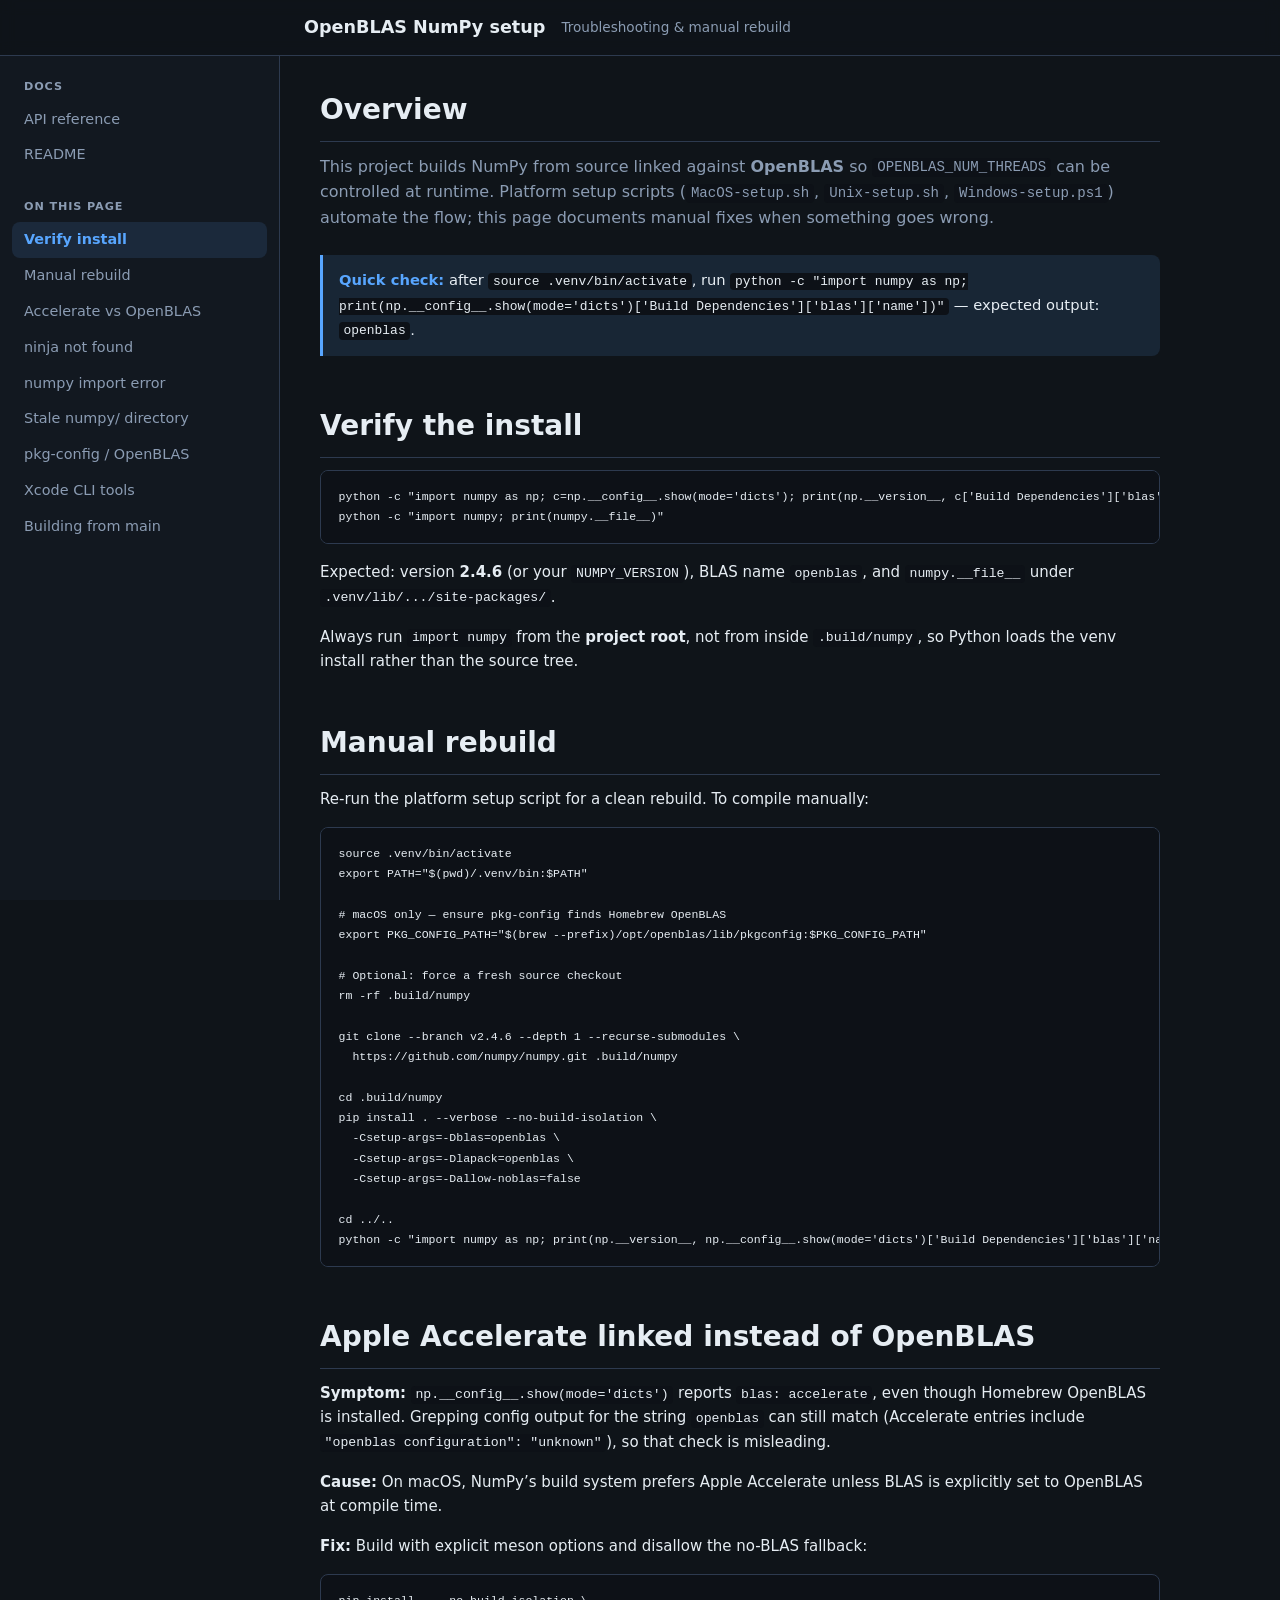
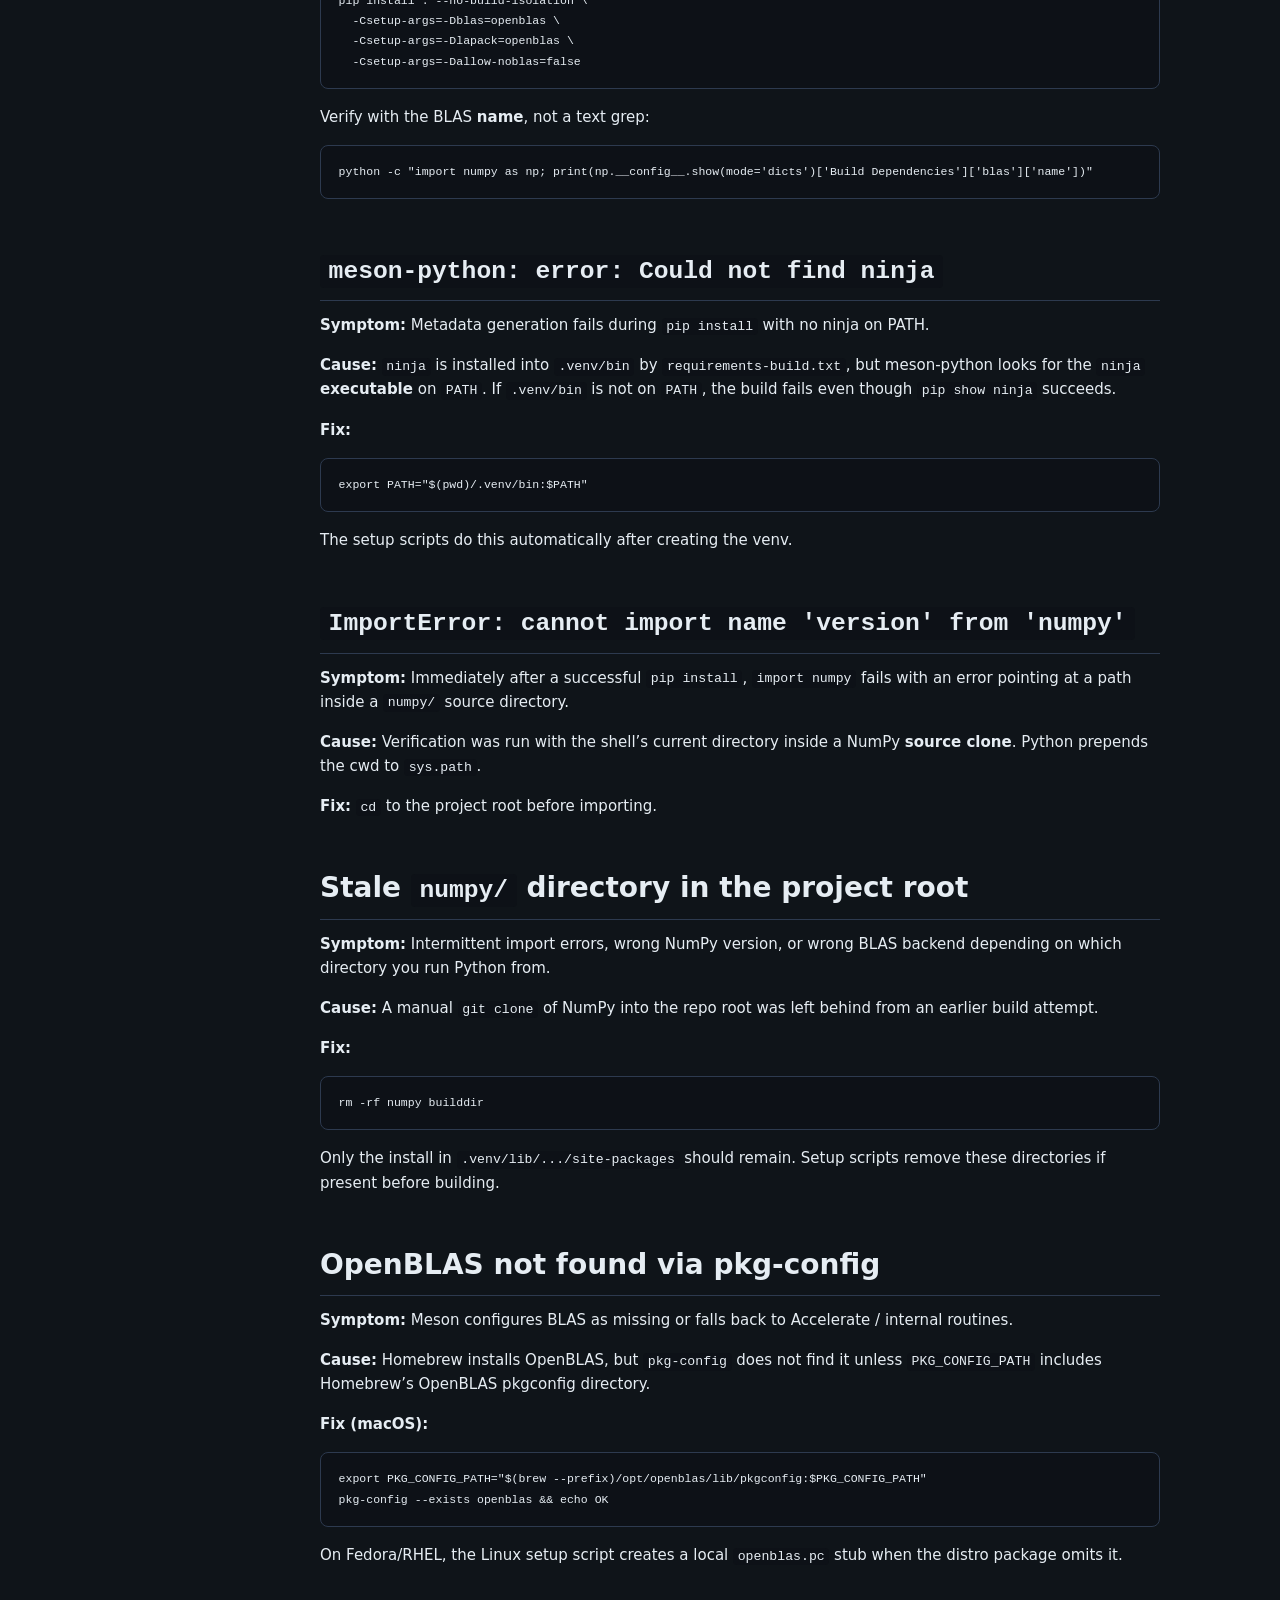
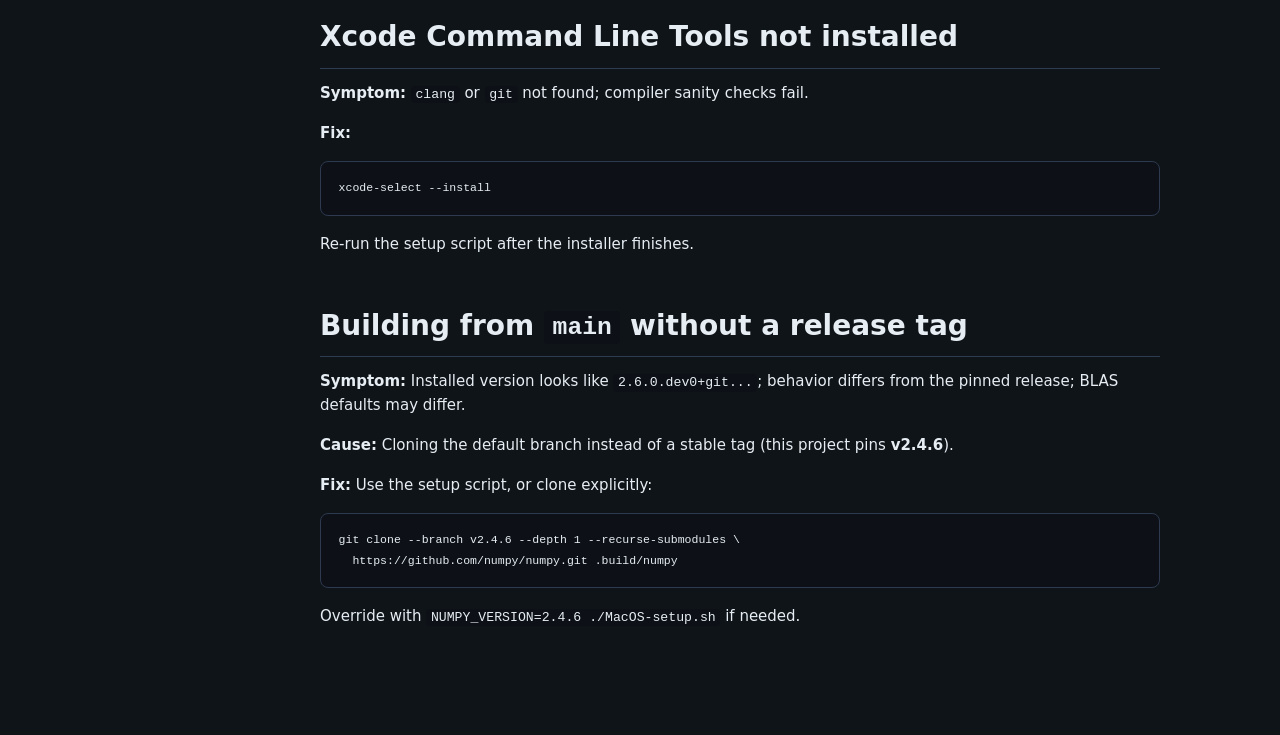
<file: docs/numpy-openblas-troubleshooting.html>
<!DOCTYPE html>
<html lang="en">
<head>
  <meta charset="utf-8">
  <meta name="viewport" content="width=device-width, initial-scale=1">
  <title>OpenBLAS NumPy — Setup &amp; Troubleshooting</title>
  <link rel="stylesheet" href="css/style.css">
</head>
<body>
  <header class="site-header">
    <h1>OpenBLAS NumPy setup</h1>
    <span class="subtitle">Troubleshooting &amp; manual rebuild</span>
  </header>

  <div class="layout">
    <aside class="sidebar">
      <nav>
        <div class="nav-group">
          <div class="nav-group-title">Docs</div>
          <a href="index.html">API reference</a>
          <a href="../README.md">README</a>
        </div>
        <div class="nav-group">
          <div class="nav-group-title">On this page</div>
          <a href="#verify">Verify install</a>
          <a href="#manual-rebuild">Manual rebuild</a>
          <a href="#accelerate">Accelerate vs OpenBLAS</a>
          <a href="#ninja">ninja not found</a>
          <a href="#import-error">numpy import error</a>
          <a href="#stale-numpy">Stale numpy/ directory</a>
          <a href="#pkg-config">pkg-config / OpenBLAS</a>
          <a href="#xcode">Xcode CLI tools</a>
          <a href="#main-branch">Building from main</a>
        </div>
      </nav>
    </aside>

    <main class="content">

      <section id="intro">
        <h2>Overview</h2>
        <p class="lead">
          This project builds NumPy from source linked against <strong>OpenBLAS</strong> so
          <code>OPENBLAS_NUM_THREADS</code> can be controlled at runtime. Platform setup scripts
          (<code>MacOS-setup.sh</code>, <code>Unix-setup.sh</code>, <code>Windows-setup.ps1</code>)
          automate the flow; this page documents manual fixes when something goes wrong.
        </p>
        <div class="callout">
          <strong>Quick check:</strong> after <code>source .venv/bin/activate</code>, run
          <code>python -c "import numpy as np; print(np.__config__.show(mode='dicts')['Build Dependencies']['blas']['name'])"</code>
          — expected output: <code>openblas</code>.
        </div>
      </section>

      <section id="verify">
        <h2>Verify the install</h2>
        <pre><code>python -c "import numpy as np; c=np.__config__.show(mode='dicts'); print(np.__version__, c['Build Dependencies']['blas']['name'])"
python -c "import numpy; print(numpy.__file__)"</code></pre>
        <p>
          Expected: version <strong>2.4.6</strong> (or your <code>NUMPY_VERSION</code>), BLAS name
          <code>openblas</code>, and <code>numpy.__file__</code> under
          <code>.venv/lib/.../site-packages/</code>.
        </p>
        <p>
          Always run <code>import numpy</code> from the <strong>project root</strong>, not from inside
          <code>.build/numpy</code>, so Python loads the venv install rather than the source tree.
        </p>
      </section>

      <section id="manual-rebuild">
        <h2>Manual rebuild</h2>
        <p>Re-run the platform setup script for a clean rebuild. To compile manually:</p>
        <pre><code>source .venv/bin/activate
export PATH="$(pwd)/.venv/bin:$PATH"

# macOS only — ensure pkg-config finds Homebrew OpenBLAS
export PKG_CONFIG_PATH="$(brew --prefix)/opt/openblas/lib/pkgconfig:$PKG_CONFIG_PATH"

# Optional: force a fresh source checkout
rm -rf .build/numpy

git clone --branch v2.4.6 --depth 1 --recurse-submodules \
  https://github.com/numpy/numpy.git .build/numpy

cd .build/numpy
pip install . --verbose --no-build-isolation \
  -Csetup-args=-Dblas=openblas \
  -Csetup-args=-Dlapack=openblas \
  -Csetup-args=-Dallow-noblas=false

cd ../..
python -c "import numpy as np; print(np.__version__, np.__config__.show(mode='dicts')['Build Dependencies']['blas']['name'])"</code></pre>
      </section>

      <section id="accelerate">
        <h2>Apple Accelerate linked instead of OpenBLAS</h2>
        <p><strong>Symptom:</strong> <code>np.__config__.show(mode='dicts')</code> reports
        <code>blas: accelerate</code>, even though Homebrew OpenBLAS is installed. Grepping config
        output for the string <code>openblas</code> can still match (Accelerate entries include
        <code>"openblas configuration": "unknown"</code>), so that check is misleading.</p>
        <p><strong>Cause:</strong> On macOS, NumPy’s build system prefers Apple Accelerate unless BLAS
        is explicitly set to OpenBLAS at compile time.</p>
        <p><strong>Fix:</strong> Build with explicit meson options and disallow the no-BLAS fallback:</p>
        <pre><code>pip install . --no-build-isolation \
  -Csetup-args=-Dblas=openblas \
  -Csetup-args=-Dlapack=openblas \
  -Csetup-args=-Dallow-noblas=false</code></pre>
        <p>Verify with the BLAS <strong>name</strong>, not a text grep:</p>
        <pre><code>python -c "import numpy as np; print(np.__config__.show(mode='dicts')['Build Dependencies']['blas']['name'])"</code></pre>
      </section>

      <section id="ninja">
        <h2><code>meson-python: error: Could not find ninja</code></h2>
        <p><strong>Symptom:</strong> Metadata generation fails during <code>pip install</code> with no
        ninja on PATH.</p>
        <p><strong>Cause:</strong> <code>ninja</code> is installed into <code>.venv/bin</code> by
        <code>requirements-build.txt</code>, but meson-python looks for the <code>ninja</code>
        <strong>executable</strong> on <code>PATH</code>. If <code>.venv/bin</code> is not on
        <code>PATH</code>, the build fails even though <code>pip show ninja</code> succeeds.</p>
        <p><strong>Fix:</strong></p>
        <pre><code>export PATH="$(pwd)/.venv/bin:$PATH"</code></pre>
        <p>The setup scripts do this automatically after creating the venv.</p>
      </section>

      <section id="import-error">
        <h2><code>ImportError: cannot import name 'version' from 'numpy'</code></h2>
        <p><strong>Symptom:</strong> Immediately after a successful <code>pip install</code>,
        <code>import numpy</code> fails with an error pointing at a path inside a
        <code>numpy/</code> source directory.</p>
        <p><strong>Cause:</strong> Verification was run with the shell’s current directory inside a
        NumPy <strong>source clone</strong>. Python prepends the cwd to <code>sys.path</code>.</p>
        <p><strong>Fix:</strong> <code>cd</code> to the project root before importing.</p>
      </section>

      <section id="stale-numpy">
        <h2>Stale <code>numpy/</code> directory in the project root</h2>
        <p><strong>Symptom:</strong> Intermittent import errors, wrong NumPy version, or wrong BLAS
        backend depending on which directory you run Python from.</p>
        <p><strong>Cause:</strong> A manual <code>git clone</code> of NumPy into the repo root was left
        behind from an earlier build attempt.</p>
        <p><strong>Fix:</strong></p>
        <pre><code>rm -rf numpy builddir</code></pre>
        <p>Only the install in <code>.venv/lib/.../site-packages</code> should remain. Setup scripts
        remove these directories if present before building.</p>
      </section>

      <section id="pkg-config">
        <h2>OpenBLAS not found via pkg-config</h2>
        <p><strong>Symptom:</strong> Meson configures BLAS as missing or falls back to Accelerate /
        internal routines.</p>
        <p><strong>Cause:</strong> Homebrew installs OpenBLAS, but <code>pkg-config</code> does not
        find it unless <code>PKG_CONFIG_PATH</code> includes Homebrew’s OpenBLAS pkgconfig directory.</p>
        <p><strong>Fix (macOS):</strong></p>
        <pre><code>export PKG_CONFIG_PATH="$(brew --prefix)/opt/openblas/lib/pkgconfig:$PKG_CONFIG_PATH"
pkg-config --exists openblas && echo OK</code></pre>
        <p>On Fedora/RHEL, the Linux setup script creates a local <code>openblas.pc</code> stub when
        the distro package omits it.</p>
      </section>

      <section id="xcode">
        <h2>Xcode Command Line Tools not installed</h2>
        <p><strong>Symptom:</strong> <code>clang</code> or <code>git</code> not found; compiler sanity
        checks fail.</p>
        <p><strong>Fix:</strong></p>
        <pre><code>xcode-select --install</code></pre>
        <p>Re-run the setup script after the installer finishes.</p>
      </section>

      <section id="main-branch">
        <h2>Building from <code>main</code> without a release tag</h2>
        <p><strong>Symptom:</strong> Installed version looks like <code>2.6.0.dev0+git...</code>;
        behavior differs from the pinned release; BLAS defaults may differ.</p>
        <p><strong>Cause:</strong> Cloning the default branch instead of a stable tag (this project
        pins <strong>v2.4.6</strong>).</p>
        <p><strong>Fix:</strong> Use the setup script, or clone explicitly:</p>
        <pre><code>git clone --branch v2.4.6 --depth 1 --recurse-submodules \
  https://github.com/numpy/numpy.git .build/numpy</code></pre>
        <p>Override with <code>NUMPY_VERSION=2.4.6 ./MacOS-setup.sh</code> if needed.</p>
      </section>

    </main>
  </div>

  <script src="js/docs.js"></script>
</body>
</html>
</file>
<file: docs/css/style.css>
:root {
  --bg: #0f1419;
  --bg-sidebar: #121820;
  --bg-panel: #1a2332;
  --bg-panel-hover: #1f2a3d;
  --bg-code: #0d1117;
  --border: #2d3a4f;
  --text: #e6edf3;
  --text-muted: #8b9cb3;
  --accent: #58a6ff;
  --accent-soft: rgba(88, 166, 255, 0.12);
  --green: #3fb950;
  --orange: #d29922;
  --sidebar-width: 280px;
  --header-height: 56px;
  --radius: 8px;
  --font: "Segoe UI", system-ui, -apple-system, sans-serif;
  --mono: "SF Mono", "Fira Code", "Consolas", monospace;
}

*,
*::before,
*::after {
  box-sizing: border-box;
}

html {
  scroll-behavior: smooth;
  scroll-padding-top: calc(var(--header-height) + 1rem);
}

body {
  margin: 0;
  font-family: var(--font);
  font-size: 15px;
  line-height: 1.6;
  color: var(--text);
  background: var(--bg);
}

a {
  color: var(--accent);
  text-decoration: none;
}

a:hover {
  text-decoration: underline;
}

.site-header {
  position: fixed;
  top: 0;
  left: 0;
  right: 0;
  height: var(--header-height);
  display: flex;
  align-items: center;
  padding: 0 1.5rem 0 calc(var(--sidebar-width) + 1.5rem);
  background: rgba(15, 20, 25, 0.92);
  border-bottom: 1px solid var(--border);
  backdrop-filter: blur(8px);
  z-index: 100;
}

.site-header h1 {
  margin: 0;
  font-size: 1.1rem;
  font-weight: 600;
}

.site-header .subtitle {
  margin-left: 1rem;
  color: var(--text-muted);
  font-size: 0.85rem;
}

.layout {
  display: flex;
  min-height: 100vh;
  padding-top: var(--header-height);
}

.sidebar {
  position: fixed;
  top: var(--header-height);
  left: 0;
  width: var(--sidebar-width);
  height: calc(100vh - var(--header-height));
  overflow-y: auto;
  background: var(--bg-sidebar);
  border-right: 1px solid var(--border);
  padding: 1rem 0 2rem;
  z-index: 50;
}

.sidebar nav {
  padding: 0 0.75rem;
}

.sidebar .nav-group {
  margin-bottom: 1.25rem;
}

.sidebar .nav-group-title {
  padding: 0.35rem 0.75rem;
  font-size: 0.7rem;
  font-weight: 700;
  letter-spacing: 0.08em;
  text-transform: uppercase;
  color: var(--text-muted);
}

.sidebar a {
  display: block;
  padding: 0.4rem 0.75rem;
  border-radius: var(--radius);
  color: var(--text-muted);
  font-size: 0.9rem;
  text-decoration: none;
  transition: background 0.15s, color 0.15s;
}

.sidebar a:hover {
  background: var(--accent-soft);
  color: var(--text);
  text-decoration: none;
}

.sidebar a.active {
  background: var(--accent-soft);
  color: var(--accent);
  font-weight: 600;
}

.content {
  flex: 1;
  margin-left: var(--sidebar-width);
  max-width: 920px;
  padding: 2rem 2.5rem 4rem;
}

section {
  margin-bottom: 3rem;
}

section > h2 {
  margin: 0 0 0.75rem;
  font-size: 1.75rem;
  font-weight: 700;
  padding-bottom: 0.5rem;
  border-bottom: 1px solid var(--border);
}

section > .lead {
  margin: 0 0 1.5rem;
  color: var(--text-muted);
  font-size: 1rem;
}

h3 {
  margin: 1.75rem 0 0.75rem;
  font-size: 1.15rem;
}

h4 {
  margin: 1rem 0 0.5rem;
  font-size: 0.95rem;
  color: var(--text-muted);
}

p {
  margin: 0 0 1rem;
}

ul, ol {
  margin: 0 0 1rem;
  padding-left: 1.4rem;
}

li {
  margin-bottom: 0.35rem;
}

.tag {
  display: inline-block;
  padding: 0.15rem 0.5rem;
  border-radius: 999px;
  font-size: 0.72rem;
  font-weight: 600;
  text-transform: uppercase;
  letter-spacing: 0.04em;
}

.tag-class { background: rgba(88, 166, 255, 0.18); color: var(--accent); }
.tag-module { background: rgba(63, 185, 80, 0.18); color: var(--green); }
.tag-fn { background: rgba(210, 153, 34, 0.18); color: var(--orange); }

.module-path {
  font-family: var(--mono);
  font-size: 0.85rem;
  color: var(--text-muted);
  margin-bottom: 1rem;
}

.card-grid {
  display: grid;
  grid-template-columns: repeat(auto-fill, minmax(240px, 1fr));
  gap: 1rem;
  margin: 1.25rem 0 1.5rem;
}

.card {
  background: var(--bg-panel);
  border: 1px solid var(--border);
  border-radius: var(--radius);
  padding: 1rem 1.1rem;
  transition: border-color 0.15s;
}

.card:hover {
  border-color: var(--accent);
}

.card h3 {
  margin: 0 0 0.35rem;
  font-size: 1rem;
}

.card p {
  margin: 0;
  font-size: 0.88rem;
  color: var(--text-muted);
}

.panel {
  background: var(--bg-panel);
  border: 1px solid var(--border);
  border-radius: var(--radius);
  margin-bottom: 0.75rem;
  overflow: hidden;
}

.panel-header {
  width: 100%;
  display: flex;
  align-items: center;
  gap: 0.75rem;
  padding: 0.85rem 1rem;
  background: transparent;
  border: none;
  color: var(--text);
  font: inherit;
  font-weight: 600;
  text-align: left;
  cursor: pointer;
  transition: background 0.15s;
}

.panel-header:hover {
  background: var(--bg-panel-hover);
}

.panel-header .chevron {
  margin-left: auto;
  color: var(--text-muted);
  transition: transform 0.2s;
  font-size: 0.75rem;
}

.panel.open .panel-header .chevron {
  transform: rotate(90deg);
}

.panel-body {
  display: none;
  padding: 0 1rem 1rem;
  border-top: 1px solid var(--border);
}

.panel.open .panel-body {
  display: block;
}

.panel-body .signature {
  font-family: var(--mono);
  font-size: 0.82rem;
  color: var(--green);
  background: var(--bg-code);
  padding: 0.65rem 0.85rem;
  border-radius: var(--radius);
  overflow-x: auto;
  margin: 0.75rem 0;
}

.panel-body .returns {
  font-size: 0.88rem;
  color: var(--text-muted);
}

pre {
  margin: 0.75rem 0 1rem;
  padding: 1rem 1.1rem;
  background: var(--bg-code);
  border: 1px solid var(--border);
  border-radius: var(--radius);
  overflow-x: auto;
  font-family: var(--mono);
  font-size: 0.82rem;
  line-height: 1.55;
}

code {
  font-family: var(--mono);
  font-size: 0.88em;
  background: var(--bg-code);
  padding: 0.1em 0.35em;
  border-radius: 4px;
}

pre code {
  background: none;
  padding: 0;
}

.callout {
  border-left: 3px solid var(--accent);
  background: var(--accent-soft);
  padding: 0.85rem 1rem;
  border-radius: 0 var(--radius) var(--radius) 0;
  margin: 1rem 0 1.25rem;
  font-size: 0.92rem;
}

.callout strong {
  color: var(--accent);
}

table {
  width: 100%;
  border-collapse: collapse;
  margin: 1rem 0 1.25rem;
  font-size: 0.9rem;
}

th, td {
  padding: 0.55rem 0.75rem;
  border: 1px solid var(--border);
  text-align: left;
}

th {
  background: var(--bg-panel);
  color: var(--text-muted);
  font-weight: 600;
}

.flow-diagram {
  background: var(--bg-panel);
  border: 1px solid var(--border);
  border-radius: var(--radius);
  padding: 1.25rem;
  font-family: var(--mono);
  font-size: 0.8rem;
  line-height: 1.8;
  white-space: pre;
  overflow-x: auto;
  margin: 1rem 0 1.5rem;
}

@media (max-width: 900px) {
  :root {
    --sidebar-width: 100%;
  }

  .site-header {
    padding-left: 1rem;
  }

  .site-header .subtitle {
    display: none;
  }

  .sidebar {
    position: relative;
    top: 0;
    width: 100%;
    height: auto;
    max-height: 40vh;
    border-right: none;
    border-bottom: 1px solid var(--border);
  }

  .content {
    margin-left: 0;
    padding: 1.5rem 1rem 3rem;
  }

  .layout {
    flex-direction: column;
    padding-top: var(--header-height);
  }
}
</file>
